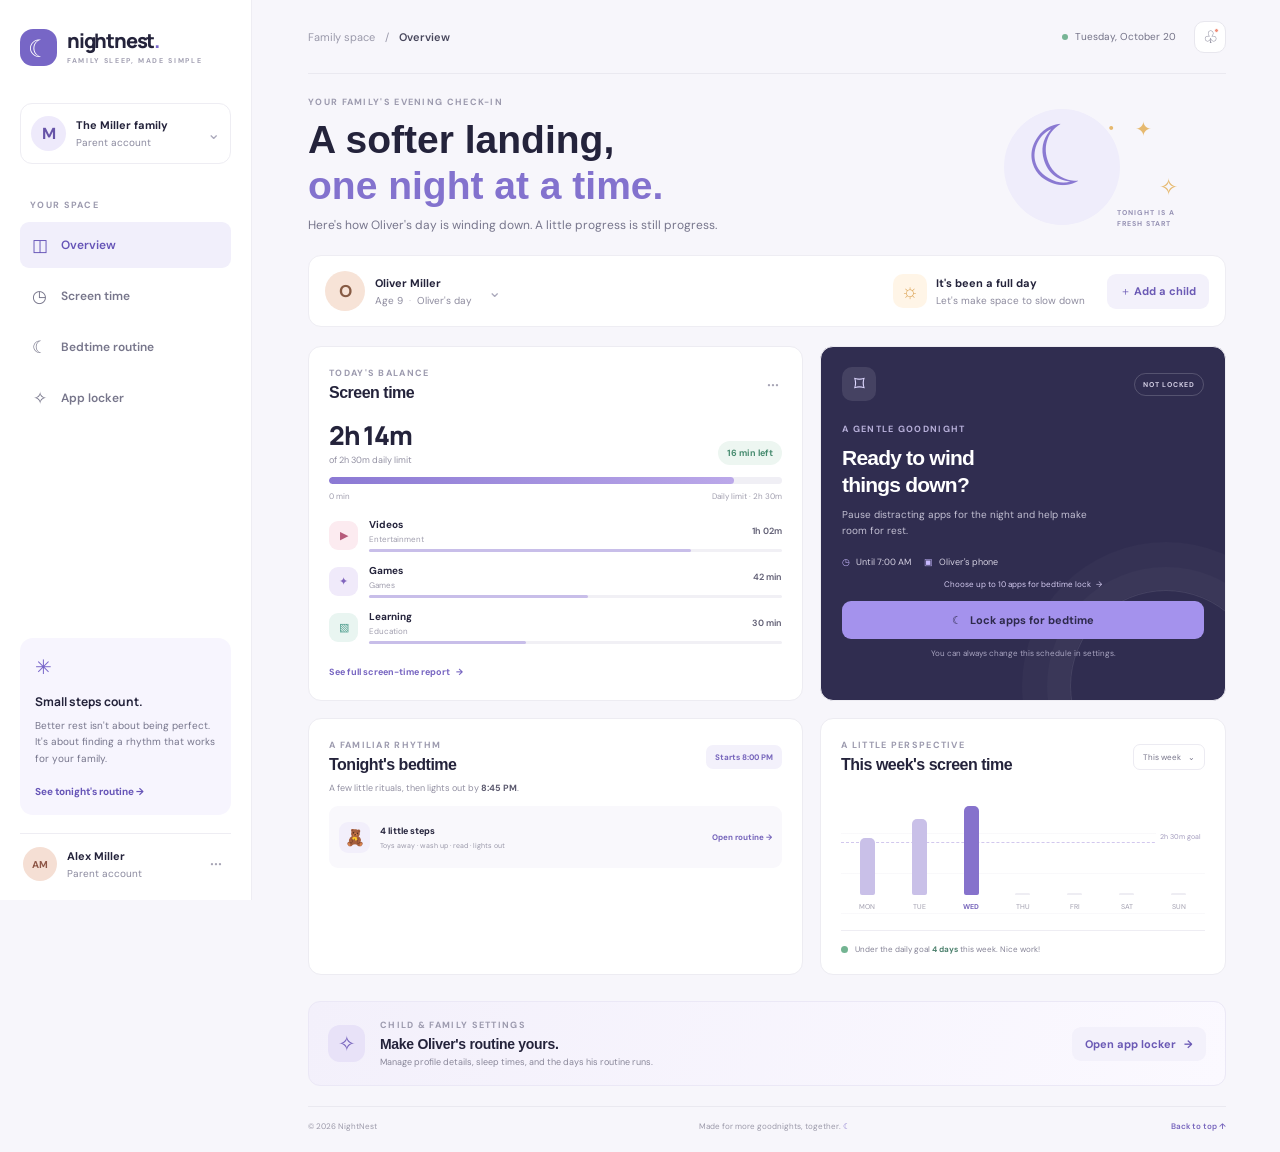
<file: NightNest/index.html>
<!doctype html>
<html lang="en">
  <head>
    <meta charset="utf-8">
    <meta name="viewport" content="width=device-width, initial-scale=1">
    <meta name="description" content="A calmer bedtime starts with a little balance. Meet NightNest, the family sleep and screen-time companion.">
    <meta name="theme-color" content="#f7f6fb">
    <title>NightNest — A softer landing at bedtime</title>
    <link rel="preconnect" href="https://fonts.googleapis.com">
    <link rel="preconnect" href="https://fonts.gstatic.com" crossorigin>
    <link href="https://fonts.googleapis.com/css2?family=DM+Sans:wght@400;500;600;700&family=Manrope:wght@400;500;600;700;800&display=swap" rel="stylesheet">
    <link rel="stylesheet" href="styles.css">
  </head>
  <body>
    <div class="app-shell">
      <aside class="sidebar">
        <a class="brand" href="index.html" aria-label="NightNest home">
          <span class="brand-icon" aria-hidden="true">☾</span>
          <span>nightnest<span class="brand-period">.</span><small>FAMILY SLEEP, MADE SIMPLE</small></span>
        </a>

        <div class="family-switcher">
          <span class="family-avatar" aria-hidden="true">M</span>
          <span class="family-name"><strong>The Miller family</strong><small>Parent account</small></span>
          <span class="switcher-arrow" aria-hidden="true">⌄</span>
        </div>

        <p class="nav-label">YOUR SPACE</p>
        <nav class="side-nav" aria-label="Main navigation">
          <a class="side-link active" href="index.html" aria-current="page"><span aria-hidden="true">◫</span> Overview</a>
          <a class="side-link" href="screen-time.html"><span aria-hidden="true">◷</span> Screen time</a>
          <a class="side-link" href="bedtime.html"><span aria-hidden="true">☾</span> Bedtime routine</a>
          <a class="side-link" href="child-day.html"><span aria-hidden="true">✧</span> App locker</a>
        </nav>

        <div class="sidebar-bottom">
          <div class="help-card">
            <span class="help-spark" aria-hidden="true">✳</span>
            <strong>Small steps count.</strong>
            <p>Better rest isn't about being perfect. It's about finding a rhythm that works for your family.</p>
            <a href="bedtime.html">See tonight's routine <span aria-hidden="true">→</span></a>
          </div>
          <div class="account-row">
            <span class="parent-avatar" aria-hidden="true">AM</span>
            <span><strong>Alex Miller</strong><small>Parent account</small></span>
            <button class="more-button" type="button" aria-label="More account options">···</button>
          </div>
        </div>
      </aside>

      <main class="main-content" id="overview">
        <header class="topbar">
          <div class="breadcrumbs"><span>Family space</span><span aria-hidden="true">/</span><strong>Overview</strong></div>
          <div class="topbar-actions">
            <span class="today-label"><span class="online-dot"></span> Tuesday, October 20</span>
            <button class="icon-button notification-button" type="button" aria-label="Notifications">♧<span class="notification-dot"></span></button>
          </div>
        </header>

        <section class="welcome-row">
          <div>
            <p class="eyebrow">YOUR FAMILY'S EVENING CHECK-IN</p>
            <h1>A softer landing,<br><em>one night at a time.</em></h1>
            <p class="welcome-copy">Here's how Oliver's day is winding down. A little progress is still progress.</p>
          </div>
          <div class="moon-illustration" aria-hidden="true">
            <span class="moon">☾</span><span class="star star-one">✦</span><span class="star star-two">✧</span><span class="star star-three">·</span>
            <span class="moon-caption">TONIGHT IS A<br>FRESH START</span>
          </div>
        </section>

        <section class="child-bar" aria-label="Selected child">
          <div class="child-profile">
            <span class="child-avatar" aria-hidden="true">O</span>
            <span><strong>Oliver Miller</strong><small>Age 9 <span class="profile-divider">·</span> Oliver's day</small></span>
            <span class="profile-chevron" aria-hidden="true">⌄</span>
          </div>
          <div class="child-day">
            <span class="day-icon" aria-hidden="true">☼</span>
            <span><strong>It's been a full day</strong><small>Let's make space to slow down</small></span>
          </div>
          <button class="button button-light" type="button" id="add-child">＋ Add a child</button>
        </section>

        <div class="dashboard-grid">
          <section class="panel screen-panel" id="screen-time">
            <div class="panel-heading">
              <div><p class="eyebrow">TODAY'S BALANCE</p><h2>Screen time</h2></div>
              <button class="more-button panel-more" type="button" aria-label="Screen time options">···</button>
            </div>
            <div class="usage-summary">
              <div class="usage-number"><strong>2h 14m</strong><span>of 2h 30m daily limit</span></div>
              <span class="usage-pill">16 min left</span>
            </div>
            <div class="progress-track" role="progressbar" aria-label="Daily screen time used" aria-valuemin="0" aria-valuemax="150" aria-valuenow="134"><span></span></div>
            <div class="progress-labels"><span>0 min</span><span>Daily limit · 2h 30m</span></div>
            <div class="usage-apps">
              <div class="app-usage">
                <span class="app-icon video-icon" aria-hidden="true">▶</span>
                <span class="app-name"><strong>Videos</strong><small>Entertainment</small></span>
                <span class="app-time">1h 02m</span>
                <span class="app-meter"><i style="width: 78%"></i></span>
              </div>
              <div class="app-usage">
                <span class="app-icon game-icon" aria-hidden="true">✦</span>
                <span class="app-name"><strong>Games</strong><small>Games</small></span>
                <span class="app-time">42 min</span>
                <span class="app-meter"><i style="width: 53%"></i></span>
              </div>
              <div class="app-usage">
                <span class="app-icon learn-icon" aria-hidden="true">▧</span>
                <span class="app-name"><strong>Learning</strong><small>Education</small></span>
                <span class="app-time">30 min</span>
                <span class="app-meter"><i style="width: 38%"></i></span>
              </div>
            </div>
            <a class="inline-link" href="screen-time.html">See full screen-time report <span aria-hidden="true">→</span></a>
          </section>

          <section class="panel lock-panel">
            <div class="lock-topline"><span class="lock-icon" aria-hidden="true">⌑</span><span class="status-tag" id="lock-status">NOT LOCKED</span></div>
            <p class="eyebrow">A GENTLE GOODNIGHT</p>
            <h2>Ready to wind<br>things down?</h2>
            <p class="lock-copy">Pause distracting apps for the night and help make room for rest.</p>
            <div class="lock-details">
              <span><span aria-hidden="true">◷</span> Until 7:00 AM</span>
              <span><span aria-hidden="true">▣</span> Oliver's phone</span>
            </div>
            <a class="lock-apps-link" href="screen-time.html#app-limits">Choose up to 10 apps for bedtime lock <span aria-hidden="true">→</span></a>
            <button class="button button-primary lock-button" id="lock-button" type="button">
              <span aria-hidden="true">☾</span> Lock apps for bedtime
            </button>
            <p class="lock-note">You can always change this schedule in settings.</p>
          </section>

          <section class="panel routine-panel">
            <div class="panel-heading">
              <div><p class="eyebrow">A FAMILIAR RHYTHM</p><h2>Tonight's bedtime</h2></div>
              <span class="routine-time">Starts 8:00 PM</span>
            </div>
            <p class="routine-intro">A few little rituals, then lights out by <strong>8:45 PM</strong>.</p>
            <div class="routine-preview">
              <span class="preview-emoji" aria-hidden="true">🧸</span>
              <span><strong>4 little steps</strong><small>Toys away · wash up · read · lights out</small></span>
              <a class="text-button" href="bedtime.html">Open routine <span aria-hidden="true">→</span></a>
            </div>
          </section>

          <section class="panel week-panel" id="weekly">
            <div class="panel-heading">
              <div><p class="eyebrow">A LITTLE PERSPECTIVE</p><h2>This week's screen time</h2></div>
              <button class="period-button" type="button">This week <span aria-hidden="true">⌄</span></button>
            </div>
            <div class="week-chart" role="img" aria-label="Screen-time chart for Monday through Sunday, with a daily goal of two and a half hours">
              <div class="chart-goal"><span>2h 30m goal</span></div>
              <div class="chart-column"><span class="bar" style="height: 49%"></span><small>MON</small></div>
              <div class="chart-column"><span class="bar" style="height: 65%"></span><small>TUE</small></div>
              <div class="chart-column"><span class="bar today-bar" style="height: 76%"></span><small class="today-day">WED</small></div>
              <div class="chart-column"><span class="bar future-bar" style="height: 0%"></span><small>THU</small></div>
              <div class="chart-column"><span class="bar future-bar" style="height: 0%"></span><small>FRI</small></div>
              <div class="chart-column"><span class="bar future-bar" style="height: 0%"></span><small>SAT</small></div>
              <div class="chart-column"><span class="bar future-bar" style="height: 0%"></span><small>SUN</small></div>
            </div>
            <div class="week-summary"><span class="summary-dot"></span><span>Under the daily goal <strong>4 days</strong> this week. Nice work!</span></div>
          </section>
        </div>

        <section class="overview-upgrade">
          <div class="upgrade-spark" aria-hidden="true">✧</div>
          <div><p class="eyebrow">CHILD &amp; FAMILY SETTINGS</p><h2>Make Oliver's routine yours.</h2><p>Manage profile details, sleep times, and the days his routine runs.</p></div>
          <a class="button button-light" href="child-day.html">Open app locker <span aria-hidden="true">→</span></a>
        </section>

        <footer class="footer"><span>© 2026 NightNest</span><span>Made for more goodnights, together. <span aria-hidden="true">☾</span></span><a href="#overview">Back to top ↑</a></footer>
      </main>
    </div>
    <div class="toast" id="toast" role="status" aria-live="polite"></div>
    <script src="script.js"></script>
  </body>
</html>
</file>
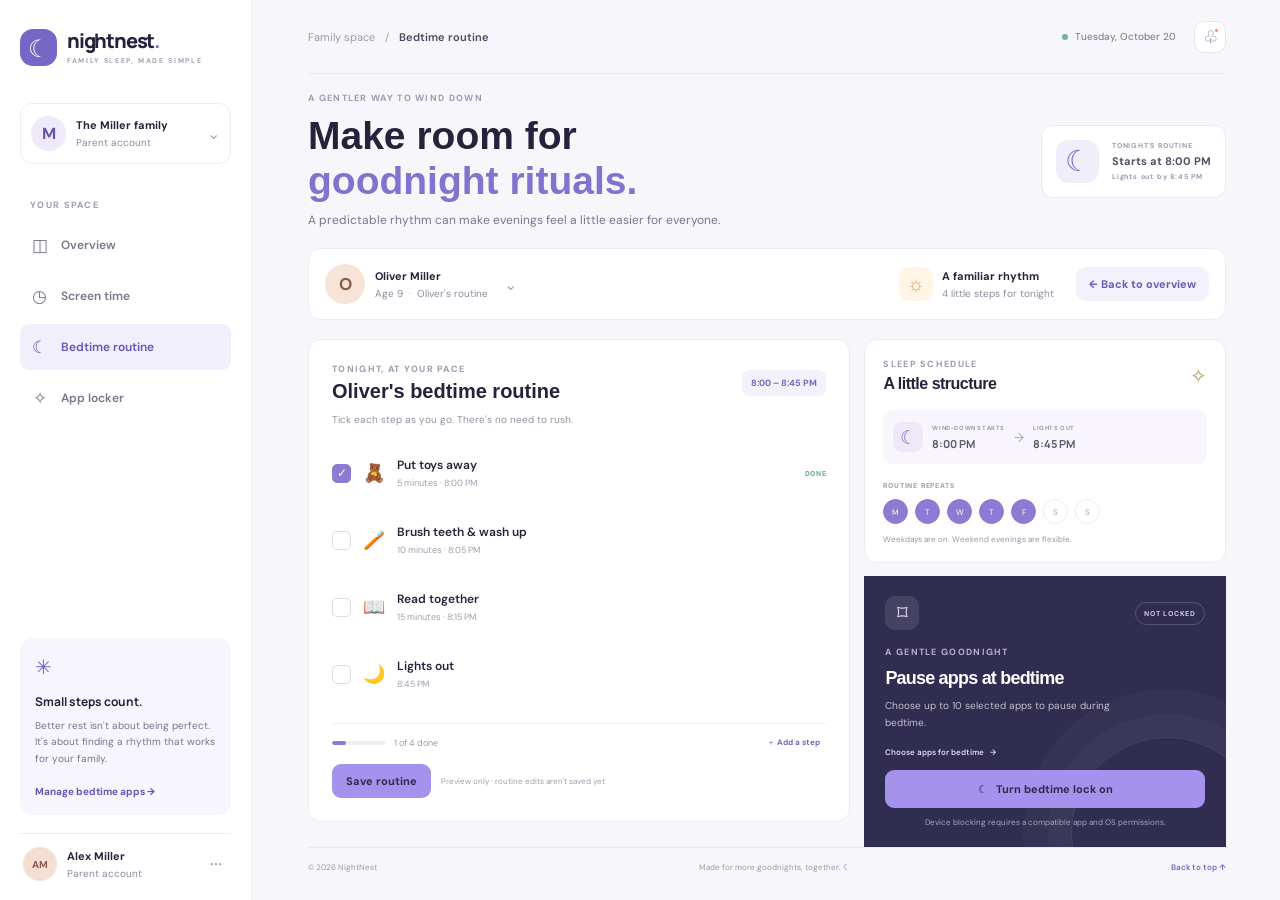
<file: NightNest/bedtime.html>
<!doctype html>
<html lang="en">
  <head>
    <meta charset="utf-8">
    <meta name="viewport" content="width=device-width, initial-scale=1">
    <meta name="description" content="Build a gentle evening rhythm with NightNest bedtime routines.">
    <meta name="theme-color" content="#f7f6fb">
    <title>Bedtime routine — NightNest</title>
    <link rel="preconnect" href="https://fonts.googleapis.com">
    <link rel="preconnect" href="https://fonts.gstatic.com" crossorigin>
    <link href="https://fonts.googleapis.com/css2?family=DM+Sans:wght@400;500;600;700&family=Manrope:wght@400;500;600;700;800&display=swap" rel="stylesheet">
    <link rel="stylesheet" href="styles.css">
  </head>
  <body>
    <div class="app-shell">
      <aside class="sidebar">
        <a class="brand" href="index.html" aria-label="NightNest home">
          <span class="brand-icon" aria-hidden="true">☾</span>
          <span>nightnest<span class="brand-period">.</span><small>FAMILY SLEEP, MADE SIMPLE</small></span>
        </a>
        <div class="family-switcher">
          <span class="family-avatar" aria-hidden="true">M</span>
          <span class="family-name"><strong>The Miller family</strong><small>Parent account</small></span>
          <span class="switcher-arrow" aria-hidden="true">⌄</span>
        </div>
        <p class="nav-label">YOUR SPACE</p>
        <nav class="side-nav" aria-label="Main navigation">
          <a class="side-link" href="index.html"><span aria-hidden="true">◫</span> Overview</a>
          <a class="side-link" href="screen-time.html"><span aria-hidden="true">◷</span> Screen time</a>
          <a class="side-link active" href="bedtime.html" aria-current="page"><span aria-hidden="true">☾</span> Bedtime routine</a>
          <a class="side-link" href="child-day.html"><span aria-hidden="true">✧</span> App locker</a>
        </nav>
        <div class="sidebar-bottom">
          <div class="help-card">
            <span class="help-spark" aria-hidden="true">✳</span>
            <strong>Small steps count.</strong>
            <p>Better rest isn't about being perfect. It's about finding a rhythm that works for your family.</p>
            <a href="screen-time.html#app-limits">Manage bedtime apps <span aria-hidden="true">→</span></a>
          </div>
          <div class="account-row">
            <span class="parent-avatar" aria-hidden="true">AM</span>
            <span><strong>Alex Miller</strong><small>Parent account</small></span>
            <button class="more-button" type="button" aria-label="More account options">···</button>
          </div>
        </div>
      </aside>

      <main class="main-content" id="top">
        <header class="topbar">
          <div class="breadcrumbs"><a href="index.html">Family space</a><span aria-hidden="true">/</span><strong>Bedtime routine</strong></div>
          <div class="topbar-actions">
            <span class="today-label"><span class="online-dot"></span> Tuesday, October 20</span>
            <button class="icon-button notification-button" type="button" aria-label="Notifications">♧<span class="notification-dot"></span></button>
          </div>
        </header>

        <section class="screen-time-heading bedtime-heading">
          <div>
            <p class="eyebrow">A GENTLER WAY TO WIND DOWN</p>
            <h1>Make room for<br><em>goodnight rituals.</em></h1>
            <p class="welcome-copy">A predictable rhythm can make evenings feel a little easier for everyone.</p>
          </div>
          <div class="bedtime-start-card">
            <span class="bedtime-start-moon" aria-hidden="true">☾</span>
            <span><small>TONIGHT'S ROUTINE</small><strong>Starts at 8:00 PM</strong><small>Lights out by 8:45 PM</small></span>
          </div>
        </section>

        <section class="child-bar" aria-label="Selected child">
          <div class="child-profile">
            <span class="child-avatar" aria-hidden="true">O</span>
            <span><strong>Oliver Miller</strong><small>Age 9 <span class="profile-divider">·</span> Oliver's routine</small></span>
            <span class="profile-chevron" aria-hidden="true">⌄</span>
          </div>
          <div class="child-day">
            <span class="day-icon" aria-hidden="true">☼</span>
            <span><strong>A familiar rhythm</strong><small>4 little steps for tonight</small></span>
          </div>
          <a class="button button-light" href="index.html">← Back to overview</a>
        </section>

        <div class="bedtime-page-grid">
          <section class="panel bedtime-checklist-panel">
            <div class="panel-heading">
              <div><p class="eyebrow">TONIGHT, AT YOUR PACE</p><h2>Oliver's bedtime routine</h2></div>
              <span class="routine-time">8:00 – 8:45 PM</span>
            </div>
            <p class="routine-intro">Tick each step as you go. There's no need to rush.</p>
            <div class="routine-list bedtime-routine-list">
              <label class="routine-item"><input type="checkbox" checked><span class="custom-check" aria-hidden="true">✓</span><span class="routine-emoji" aria-hidden="true">🧸</span><span class="routine-text"><strong>Put toys away</strong><small>5 minutes · 8:00 PM</small></span><span class="routine-complete">DONE</span></label>
              <label class="routine-item"><input type="checkbox"><span class="custom-check" aria-hidden="true">✓</span><span class="routine-emoji" aria-hidden="true">🪥</span><span class="routine-text"><strong>Brush teeth &amp; wash up</strong><small>10 minutes · 8:05 PM</small></span></label>
              <label class="routine-item"><input type="checkbox"><span class="custom-check" aria-hidden="true">✓</span><span class="routine-emoji" aria-hidden="true">📖</span><span class="routine-text"><strong>Read together</strong><small>15 minutes · 8:15 PM</small></span></label>
              <label class="routine-item"><input type="checkbox"><span class="custom-check" aria-hidden="true">✓</span><span class="routine-emoji" aria-hidden="true">🌙</span><span class="routine-text"><strong>Lights out</strong><small>8:45 PM</small></span></label>
            </div>
            <div class="routine-footer bedtime-progress-footer">
              <span class="routine-progress"><i></i></span>
              <span id="routine-count">1 of 4 done</span>
              <button class="text-button" type="button" id="add-routine-step">＋ Add a step</button>
            </div>
            <div class="bedtime-checklist-actions">
              <button class="button button-primary" type="button" id="save-routine">Save routine</button>
              <span>Preview only · routine edits aren't saved yet</span>
            </div>
          </section>

          <div class="bedtime-side-stack">
            <section class="panel schedule-panel">
              <div class="panel-heading">
                <div><p class="eyebrow">SLEEP SCHEDULE</p><h2>A little structure</h2></div>
                <span class="schedule-spark" aria-hidden="true">✧</span>
              </div>
              <div class="schedule-time-row"><span class="schedule-clock" aria-hidden="true">☾</span><span><small>WIND-DOWN STARTS</small><strong>8:00 PM</strong></span><span class="schedule-arrow">→</span><span><small>LIGHTS OUT</small><strong>8:45 PM</strong></span></div>
              <p class="schedule-days-label">ROUTINE REPEATS</p>
              <div class="weekday-list" aria-label="Routine days">
                <span class="weekday active">M</span><span class="weekday active">T</span><span class="weekday active">W</span><span class="weekday active">T</span><span class="weekday active">F</span><span class="weekday">S</span><span class="weekday">S</span>
              </div>
              <p class="schedule-note">Weekdays are on. Weekend evenings are flexible.</p>
            </section>

            <section class="lock-panel bedtime-lock-panel">
              <div class="lock-topline"><span class="lock-icon" aria-hidden="true">⌑</span><span class="status-tag" id="bedtime-lock-status">NOT LOCKED</span></div>
              <p class="eyebrow">A GENTLE GOODNIGHT</p>
              <h2>Pause apps at bedtime</h2>
              <p class="lock-copy">Choose up to 10 selected apps to pause during bedtime.</p>
              <a class="bedtime-app-link" href="screen-time.html#app-limits">Choose apps for bedtime <span aria-hidden="true">→</span></a>
              <button class="button button-primary lock-button" id="bedtime-lock-button" type="button"><span aria-hidden="true">☾</span> Turn bedtime lock on</button>
              <p class="lock-note">Device blocking requires a compatible app and OS permissions.</p>
            </section>
          </div>
        </div>

        <footer class="footer"><span>© 2026 NightNest</span><span>Made for more goodnights, together. <span aria-hidden="true">☾</span></span><a href="#top">Back to top ↑</a></footer>
      </main>
    </div>
    <div class="toast" id="toast" role="status" aria-live="polite"></div>
    <script src="bedtime.js"></script>
  </body>
</html>
</file>
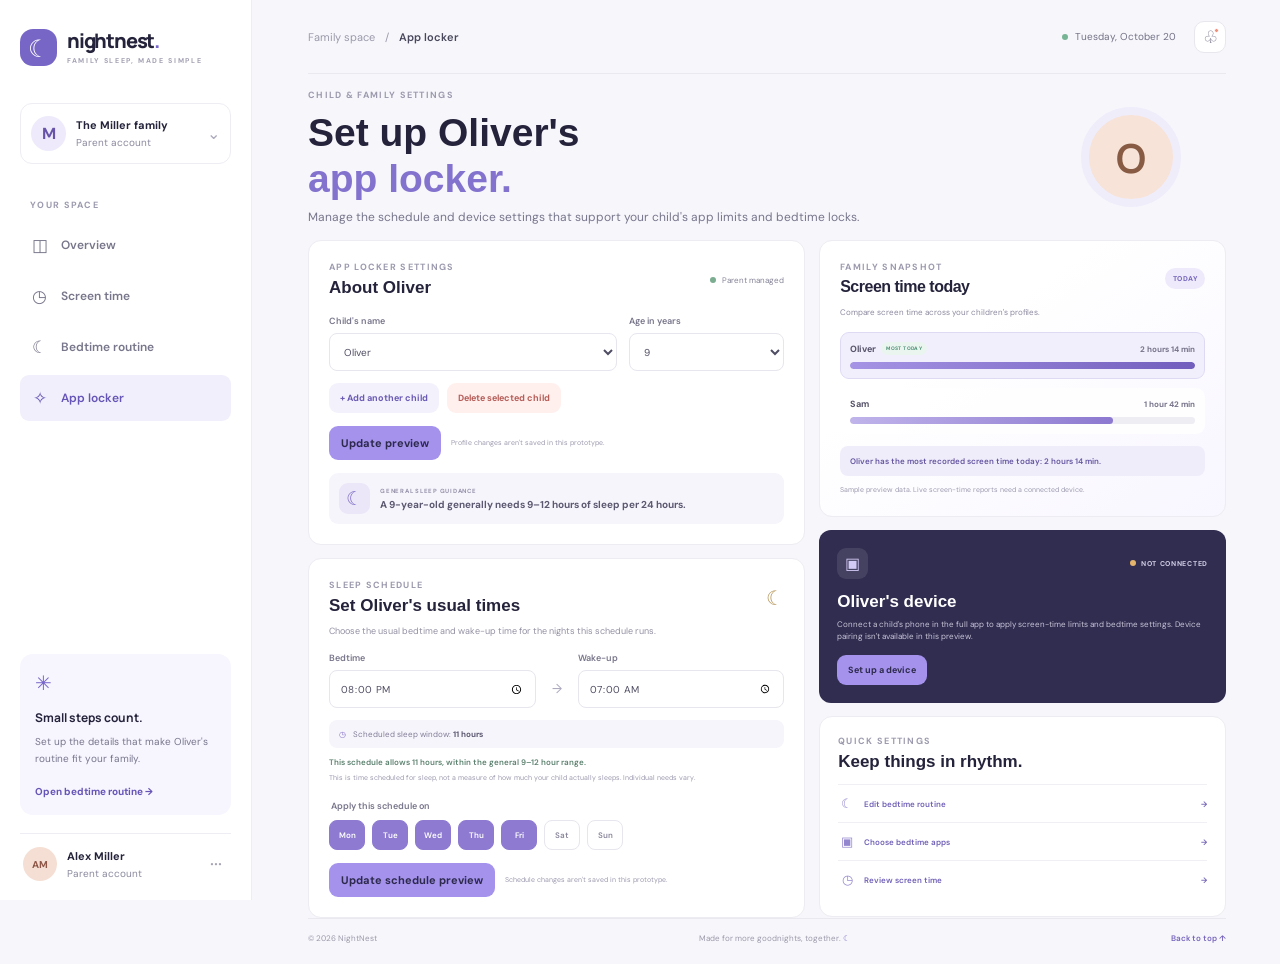
<file: NightNest/child-day.html>
<!doctype html>
<html lang="en">
  <head>
    <meta charset="utf-8">
    <meta name="viewport" content="width=device-width, initial-scale=1">
    <meta name="description" content="Set up your child's app locker, sleep schedule, and bedtime settings.">
    <meta name="theme-color" content="#f7f6fb">
    <title>App locker — NightNest</title>
    <link rel="preconnect" href="https://fonts.googleapis.com">
    <link rel="preconnect" href="https://fonts.gstatic.com" crossorigin>
    <link href="https://fonts.googleapis.com/css2?family=DM+Sans:wght@400;500;600;700&family=Manrope:wght@400;500;600;700;800&display=swap" rel="stylesheet">
    <link rel="stylesheet" href="styles.css">
  </head>
  <body>
    <div class="app-shell">
      <aside class="sidebar">
        <a class="brand" href="index.html" aria-label="NightNest home">
          <span class="brand-icon" aria-hidden="true">☾</span>
          <span>nightnest<span class="brand-period">.</span><small>FAMILY SLEEP, MADE SIMPLE</small></span>
        </a>
        <div class="family-switcher">
          <span class="family-avatar" aria-hidden="true">M</span>
          <span class="family-name"><strong>The Miller family</strong><small>Parent account</small></span>
          <span class="switcher-arrow" aria-hidden="true">⌄</span>
        </div>
        <p class="nav-label">YOUR SPACE</p>
        <nav class="side-nav" aria-label="Main navigation">
          <a class="side-link" href="index.html"><span aria-hidden="true">◫</span> Overview</a>
          <a class="side-link" href="screen-time.html"><span aria-hidden="true">◷</span> Screen time</a>
          <a class="side-link" href="bedtime.html"><span aria-hidden="true">☾</span> Bedtime routine</a>
          <a class="side-link active" href="child-day.html" aria-current="page"><span aria-hidden="true">✧</span> App locker</a>
        </nav>
        <div class="sidebar-bottom">
          <div class="help-card">
            <span class="help-spark" aria-hidden="true">✳</span>
            <strong>Small steps count.</strong>
            <p>Set up the details that make <span id="profile-help-name">Oliver's</span> routine fit your family.</p>
            <a href="bedtime.html">Open bedtime routine <span aria-hidden="true">→</span></a>
          </div>
          <div class="account-row">
            <span class="parent-avatar" aria-hidden="true">AM</span>
            <span><strong>Alex Miller</strong><small>Parent account</small></span>
            <button class="more-button" type="button" aria-label="More account options">···</button>
          </div>
        </div>
      </aside>

      <main class="main-content" id="top">
        <header class="topbar">
          <div class="breadcrumbs"><a href="index.html">Family space</a><span aria-hidden="true">/</span><strong>App locker</strong></div>
          <div class="topbar-actions">
            <span class="today-label"><span class="online-dot"></span> Tuesday, October 20</span>
            <button class="icon-button notification-button" type="button" aria-label="Notifications">♧<span class="notification-dot"></span></button>
          </div>
        </header>

        <section class="child-profile-heading">
          <div>
            <p class="eyebrow">CHILD &amp; FAMILY SETTINGS</p>
            <h1>Set up <span id="profile-name-display">Oliver's</span><br><em>app locker.</em></h1>
            <p class="welcome-copy">Manage the schedule and device settings that support your child's app limits and bedtime locks.</p>
          </div>
          <span class="profile-hero-avatar" id="profile-avatar-initial" aria-hidden="true">O</span>
        </section>

        <div class="profile-settings-grid">
          <div class="profile-settings-main">
            <section class="panel profile-details-panel">
              <div class="panel-heading">
                <div><p class="eyebrow">APP LOCKER SETTINGS</p><h2>About <span id="profile-about-name">Oliver</span></h2></div>
                <span class="profile-status"><i></i> Parent managed</span>
              </div>
              <form id="profile-form">
                <div class="profile-form-fields">
                  <div class="field">
                    <label for="child-name">Child's name</label>
                    <select id="child-name" name="name">
                      <option value="oliver" selected>Oliver</option>
                      <option value="sam">Sam</option>
                    </select>
                  </div>
                  <div class="field">
                    <label for="child-age">Age in years</label>
                    <select id="child-age" name="age" required>
                      <option value="1">1</option><option value="2">2</option><option value="3">3</option>
                      <option value="4">4</option><option value="5">5</option><option value="6">6</option>
                      <option value="7">7</option><option value="8">8</option><option value="9" selected>9</option>
                      <option value="10">10</option><option value="11">11</option><option value="12">12</option>
                      <option value="13">13</option><option value="14">14</option><option value="15">15</option>
                      <option value="16">16</option><option value="17">17</option><option value="18">18</option>
                    </select>
                  </div>
                </div>
                <div class="profile-child-actions">
                  <button class="button button-light" id="show-add-child" type="button" aria-controls="add-child-panel" aria-expanded="false">+ Add another child</button>
                  <button class="button button-danger" id="delete-child" type="button" title="At least one child profile must remain">Delete selected child</button>
                </div>
                <div class="add-child-panel" id="add-child-panel" hidden>
                  <p>Add a name and age to create another child profile in this preview.</p>
                  <div class="profile-form-fields">
                    <div class="field">
                      <label for="new-child-name">Child's name</label>
                      <input id="new-child-name" type="text" autocomplete="off">
                    </div>
                    <div class="field">
                      <label for="new-child-age">Age in years</label>
                      <input id="new-child-age" type="number" min="1" max="18" value="9">
                    </div>
                  </div>
                  <div class="add-child-actions">
                    <button class="button button-primary" id="add-child-submit" type="button">Add child</button>
                    <button class="button button-light" id="cancel-add-child" type="button">Cancel</button>
                  </div>
                </div>
                <div class="profile-save-row">
                  <button class="button button-primary" type="submit">Update preview</button>
                  <span>Profile changes aren't saved in this prototype.</span>
                </div>
                <div class="age-sleep-guidance" aria-live="polite">
                  <span class="guidance-moon" aria-hidden="true">☾</span>
                  <span><small>GENERAL SLEEP GUIDANCE</small><strong id="recommended-sleep-range">A 9-year-old generally needs 9–12 hours of sleep per 24 hours.</strong></span>
                </div>
              </form>
            </section>

            <section class="panel profile-schedule-panel">
              <div class="panel-heading">
                <div><p class="eyebrow">SLEEP SCHEDULE</p><h2>Set <span id="profile-schedule-name">Oliver's</span> usual times</h2></div>
                <span class="schedule-spark" aria-hidden="true">☾</span>
              </div>
              <p class="routine-intro">Choose the usual bedtime and wake-up time for the nights this schedule runs.</p>
              <form id="schedule-form">
                <div class="schedule-time-fields">
                  <div class="field">
                    <label for="bedtime-time">Bedtime</label>
                    <input id="bedtime-time" name="bedtime" type="time" value="20:00" required>
                  </div>
                  <span class="schedule-arrow" aria-hidden="true">→</span>
                  <div class="field">
                    <label for="wake-time">Wake-up</label>
                    <input id="wake-time" name="wakeTime" type="time" value="07:00" required>
                  </div>
                </div>
                <div class="sleep-window-note"><span aria-hidden="true">◷</span> Scheduled sleep window: <strong id="sleep-window-duration">11 hours</strong></div>
                <p class="sleep-window-assessment" id="sleep-window-assessment" aria-live="polite">Within the general sleep range for this age.</p>
                <p class="sleep-window-disclaimer">This is time scheduled for sleep, not a measure of how much your child actually sleeps. Individual needs vary.</p>
                <fieldset class="profile-days">
                  <legend>Apply this schedule on</legend>
                  <label><input type="checkbox" checked><span>Mon</span></label>
                  <label><input type="checkbox" checked><span>Tue</span></label>
                  <label><input type="checkbox" checked><span>Wed</span></label>
                  <label><input type="checkbox" checked><span>Thu</span></label>
                  <label><input type="checkbox" checked><span>Fri</span></label>
                  <label><input type="checkbox"><span>Sat</span></label>
                  <label><input type="checkbox"><span>Sun</span></label>
                </fieldset>
                <div class="profile-save-row">
                  <button class="button button-primary" type="submit">Update schedule preview</button>
                  <span>Schedule changes aren't saved in this prototype.</span>
                </div>
              </form>
            </section>
          </div>

          <aside class="profile-settings-side">
            <section class="panel family-usage-panel" aria-labelledby="family-usage-title">
              <div class="panel-heading">
                <div><p class="eyebrow">FAMILY SNAPSHOT</p><h2 id="family-usage-title">Screen time today</h2></div>
                <span class="family-usage-period">TODAY</span>
              </div>
              <p class="family-usage-intro">Compare screen time across your children's profiles.</p>
              <div class="family-usage-list" id="family-usage-list" role="list" aria-label="Screen time today by child"></div>
              <p class="family-usage-winner" id="family-usage-winner" aria-live="polite"></p>
              <p class="family-usage-note">Sample preview data. Live screen-time reports need a connected device.</p>
            </section>
            <section class="device-setup-panel">
              <div class="device-card-top">
                <span class="device-card-icon" aria-hidden="true">▣</span>
                <span class="device-status"><i></i> NOT CONNECTED</span>
              </div>
              <h2><span id="profile-device-name">Oliver's</span> device</h2>
              <p>Connect a child's phone in the full app to apply screen-time limits and bedtime settings. Device pairing isn't available in this preview.</p>
              <button class="button device-setup-button" type="button" id="device-setup">Set up a device</button>
            </section>

            <section class="panel profile-shortcuts">
              <p class="eyebrow">QUICK SETTINGS</p>
              <h2>Keep things in rhythm.</h2>
              <a href="bedtime.html"><span aria-hidden="true">☾</span> Edit bedtime routine <span aria-hidden="true">→</span></a>
              <a href="screen-time.html#app-limits"><span aria-hidden="true">▣</span> Choose bedtime apps <span aria-hidden="true">→</span></a>
              <a href="screen-time.html"><span aria-hidden="true">◷</span> Review screen time <span aria-hidden="true">→</span></a>
            </section>
          </aside>
        </div>

        <footer class="footer"><span>© 2026 NightNest</span><span>Made for more goodnights, together. <span aria-hidden="true">☾</span></span><a href="#top">Back to top ↑</a></footer>
      </main>
    </div>
    <div class="toast" id="toast" role="status" aria-live="polite"></div>
    <script src="child-profile.js"></script>
  </body>
</html>
</file>
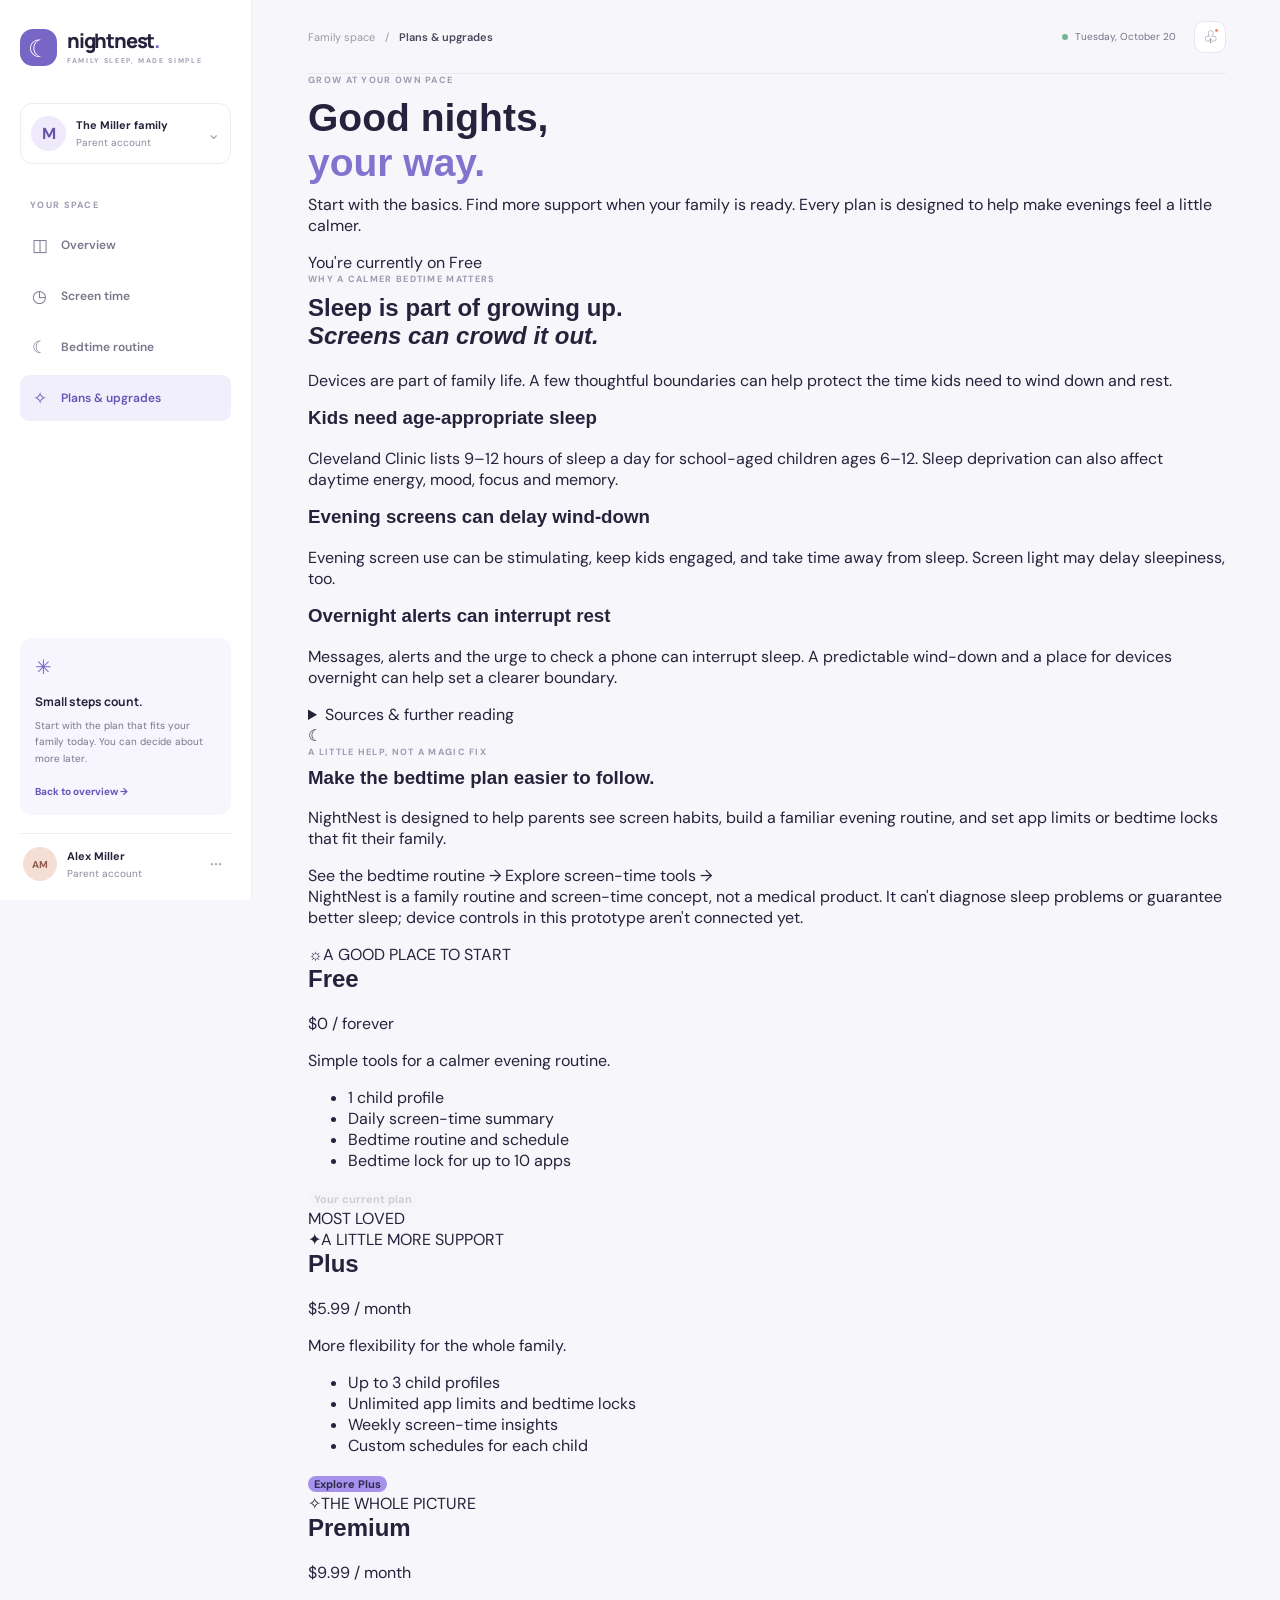
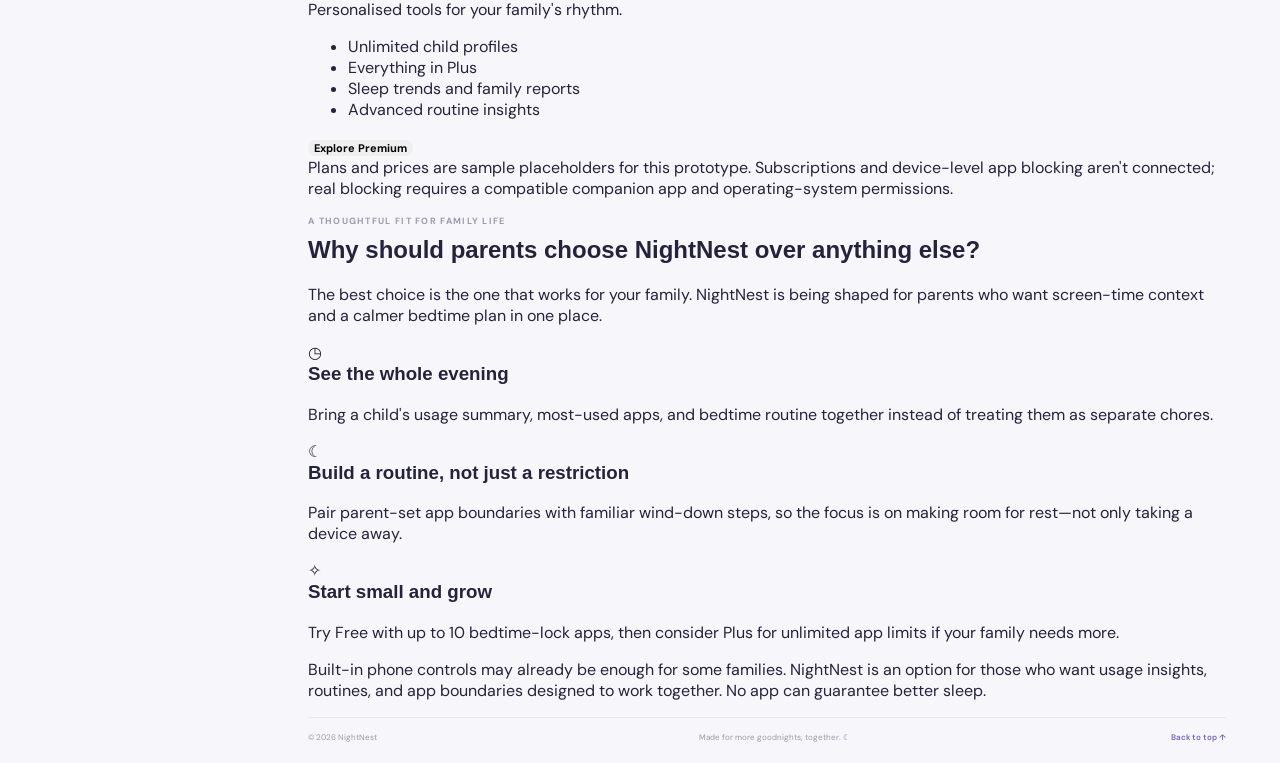
<file: NightNest/plans.html>
<!doctype html>
<html lang="en">
  <head>
    <meta charset="utf-8">
    <meta name="viewport" content="width=device-width, initial-scale=1">
    <meta name="description" content="Compare NightNest Free, Plus, and Premium family sleep and screen-time plans.">
    <meta name="theme-color" content="#f7f6fb">
    <title>Plans &amp; upgrades — NightNest</title>
    <link rel="preconnect" href="https://fonts.googleapis.com">
    <link rel="preconnect" href="https://fonts.gstatic.com" crossorigin>
    <link href="https://fonts.googleapis.com/css2?family=DM+Sans:wght@400;500;600;700&family=Manrope:wght@400;500;600;700;800&display=swap" rel="stylesheet">
    <link rel="stylesheet" href="styles.css">
  </head>
  <body>
    <div class="app-shell">
      <aside class="sidebar">
        <a class="brand" href="index.html" aria-label="NightNest home">
          <span class="brand-icon" aria-hidden="true">☾</span>
          <span>nightnest<span class="brand-period">.</span><small>FAMILY SLEEP, MADE SIMPLE</small></span>
        </a>
        <div class="family-switcher">
          <span class="family-avatar" aria-hidden="true">M</span>
          <span class="family-name"><strong>The Miller family</strong><small>Parent account</small></span>
          <span class="switcher-arrow" aria-hidden="true">⌄</span>
        </div>
        <p class="nav-label">YOUR SPACE</p>
        <nav class="side-nav" aria-label="Main navigation">
          <a class="side-link" href="index.html"><span aria-hidden="true">◫</span> Overview</a>
          <a class="side-link" href="screen-time.html"><span aria-hidden="true">◷</span> Screen time</a>
          <a class="side-link" href="bedtime.html"><span aria-hidden="true">☾</span> Bedtime routine</a>
          <a class="side-link active" href="plans.html" aria-current="page"><span aria-hidden="true">✧</span> Plans &amp; upgrades</a>
        </nav>
        <div class="sidebar-bottom">
          <div class="help-card">
            <span class="help-spark" aria-hidden="true">✳</span>
            <strong>Small steps count.</strong>
            <p>Start with the plan that fits your family today. You can decide about more later.</p>
            <a href="index.html">Back to overview <span aria-hidden="true">→</span></a>
          </div>
          <div class="account-row">
            <span class="parent-avatar" aria-hidden="true">AM</span>
            <span><strong>Alex Miller</strong><small>Parent account</small></span>
            <button class="more-button" type="button" aria-label="More account options">···</button>
          </div>
        </div>
      </aside>

      <main class="main-content" id="top">
        <header class="topbar">
          <div class="breadcrumbs"><a href="index.html">Family space</a><span aria-hidden="true">/</span><strong>Plans &amp; upgrades</strong></div>
          <div class="topbar-actions">
            <span class="today-label"><span class="online-dot"></span> Tuesday, October 20</span>
            <button class="icon-button notification-button" type="button" aria-label="Notifications">♧<span class="notification-dot"></span></button>
          </div>
        </header>

        <section class="plans-page-heading">
          <p class="eyebrow">GROW AT YOUR OWN PACE</p>
          <h1>Good nights,<br><em>your way.</em></h1>
          <p>Start with the basics. Find more support when your family is ready. Every plan is designed to help make evenings feel a little calmer.</p>
          <span class="current-plan-chip"><span></span> You're currently on Free</span>
        </section>

        <section class="sleep-story" aria-labelledby="sleep-story-title">
          <div class="sleep-story-intro">
            <p class="eyebrow">WHY A CALMER BEDTIME MATTERS</p>
            <h2 id="sleep-story-title">Sleep is part of growing up.<br><em>Screens can crowd it out.</em></h2>
            <p>Devices are part of family life. A few thoughtful boundaries can help protect the time kids need to wind down and rest.</p>
          </div>
          <div class="sleep-facts-grid">
            <article class="sleep-fact-card">
              <h3>Kids need age-appropriate sleep</h3>
              <p>Cleveland Clinic lists 9–12 hours of sleep a day for school-aged children ages 6–12. Sleep deprivation can also affect daytime energy, mood, focus and memory.</p>
            </article>
            <article class="sleep-fact-card">
              <h3>Evening screens can delay wind-down</h3>
              <p>Evening screen use can be stimulating, keep kids engaged, and take time away from sleep. Screen light may delay sleepiness, too.</p>
            </article>
            <article class="sleep-fact-card">
              <h3>Overnight alerts can interrupt rest</h3>
              <p>Messages, alerts and the urge to check a phone can interrupt sleep. A predictable wind-down and a place for devices overnight can help set a clearer boundary.</p>
            </article>
          </div>
          <details class="sleep-sources">
            <summary>Sources &amp; further reading</summary>
            <ul>
              <li><a href="https://my.clevelandclinic.org/health/diseases/23970-sleep-deprivation" target="_blank" rel="noopener noreferrer">Cleveland Clinic · Sleep Deprivation <span aria-hidden="true">↗</span></a></li>
              <li><a href="https://raisingchildren.net.au/preschoolers/media-technology/screen-time-healthy-screen-use/screen-time-sleep" target="_blank" rel="noopener noreferrer">Raising Children Network · Screen time and sleep <span aria-hidden="true">↗</span></a></li>
              <li><a href="https://www.uvpediatrics.com/topics/tired-all-the-time-how-smartphones-and-social-media-are-disrupting-teen-sleep/" target="_blank" rel="noopener noreferrer">Utah Valley Pediatrics · Teen sleep and smartphones <span aria-hidden="true">↗</span></a></li>
            </ul>
          </details>
          <div class="sleep-product-bridge">
            <span class="sleep-bridge-icon" aria-hidden="true">☾</span>
            <div class="sleep-bridge-copy">
              <p class="eyebrow">A LITTLE HELP, NOT A MAGIC FIX</p>
              <h3>Make the bedtime plan easier to follow.</h3>
              <p>NightNest is designed to help parents see screen habits, build a familiar evening routine, and set app limits or bedtime locks that fit their family.</p>
            </div>
            <div class="sleep-bridge-links">
              <a href="bedtime.html">See the bedtime routine <span aria-hidden="true">→</span></a>
              <a href="screen-time.html">Explore screen-time tools <span aria-hidden="true">→</span></a>
            </div>
          </div>
          <p class="sleep-story-disclaimer">NightNest is a family routine and screen-time concept, not a medical product. It can't diagnose sleep problems or guarantee better sleep; device controls in this prototype aren't connected yet.</p>
        </section>

        <section class="plans-section plans-page-section" aria-label="NightNest subscription plans">
          <div class="plan-grid">
            <article class="plan-card">
              <div class="plan-heading"><span class="plan-symbol free-symbol">☼</span><span class="plan-label">A GOOD PLACE TO START</span></div>
              <h2>Free</h2><p class="plan-price">$0 <span>/ forever</span></p>
              <p class="plan-description">Simple tools for a calmer evening routine.</p>
              <ul>
                <li>1 child profile</li>
                <li>Daily screen-time summary</li>
                <li>Bedtime routine and schedule</li>
                <li>Bedtime lock for up to 10 apps</li>
              </ul>
              <button class="button plan-button current-plan" type="button" disabled>Your current plan</button>
            </article>
            <article class="plan-card featured-plan">
              <span class="popular-badge">MOST LOVED</span>
              <div class="plan-heading"><span class="plan-symbol plus-symbol">✦</span><span class="plan-label">A LITTLE MORE SUPPORT</span></div>
              <h2>Plus</h2><p class="plan-price">$5.99 <span>/ month</span></p>
              <p class="plan-description">More flexibility for the whole family.</p>
              <ul>
                <li>Up to 3 child profiles</li>
                <li>Unlimited app limits and bedtime locks</li>
                <li>Weekly screen-time insights</li>
                <li>Custom schedules for each child</li>
              </ul>
              <button class="button button-primary plan-button" type="button" data-plan="Plus">Explore Plus</button>
            </article>
            <article class="plan-card">
              <div class="plan-heading"><span class="plan-symbol premium-symbol">✧</span><span class="plan-label">THE WHOLE PICTURE</span></div>
              <h2>Premium</h2><p class="plan-price">$9.99 <span>/ month</span></p>
              <p class="plan-description">Personalised tools for your family's rhythm.</p>
              <ul>
                <li>Unlimited child profiles</li>
                <li>Everything in Plus</li>
                <li>Sleep trends and family reports</li>
                <li>Advanced routine insights</li>
              </ul>
              <button class="button plan-button" type="button" data-plan="Premium">Explore Premium</button>
            </article>
          </div>
          <p class="plan-disclaimer">Plans and prices are sample placeholders for this prototype. Subscriptions and device-level app blocking aren't connected; real blocking requires a compatible companion app and operating-system permissions.</p>
        </section>

        <section class="why-nightnest">
          <p class="eyebrow">A THOUGHTFUL FIT FOR FAMILY LIFE</p>
          <h2>Why should parents choose NightNest over anything else?</h2>
          <p class="why-nightnest-intro">The best choice is the one that works for your family. NightNest is being shaped for parents who want screen-time context and a calmer bedtime plan in one place.</p>
          <div class="why-nightnest-grid">
            <article>
              <span aria-hidden="true">◷</span>
              <h3>See the whole evening</h3>
              <p>Bring a child's usage summary, most-used apps, and bedtime routine together instead of treating them as separate chores.</p>
            </article>
            <article>
              <span aria-hidden="true">☾</span>
              <h3>Build a routine, not just a restriction</h3>
              <p>Pair parent-set app boundaries with familiar wind-down steps, so the focus is on making room for rest—not only taking a device away.</p>
            </article>
            <article>
              <span aria-hidden="true">✧</span>
              <h3>Start small and grow</h3>
              <p>Try Free with up to 10 bedtime-lock apps, then consider Plus for unlimited app limits if your family needs more.</p>
            </article>
          </div>
          <p class="why-nightnest-note">Built-in phone controls may already be enough for some families. NightNest is an option for those who want usage insights, routines, and app boundaries designed to work together. No app can guarantee better sleep.</p>
        </section>

        <footer class="footer"><span>© 2026 NightNest</span><span>Made for more goodnights, together. <span aria-hidden="true">☾</span></span><a href="#top">Back to top ↑</a></footer>
      </main>
    </div>
    <div class="toast" id="toast" role="status" aria-live="polite"></div>
    <script src="plans.js"></script>
  </body>
</html>
</file>
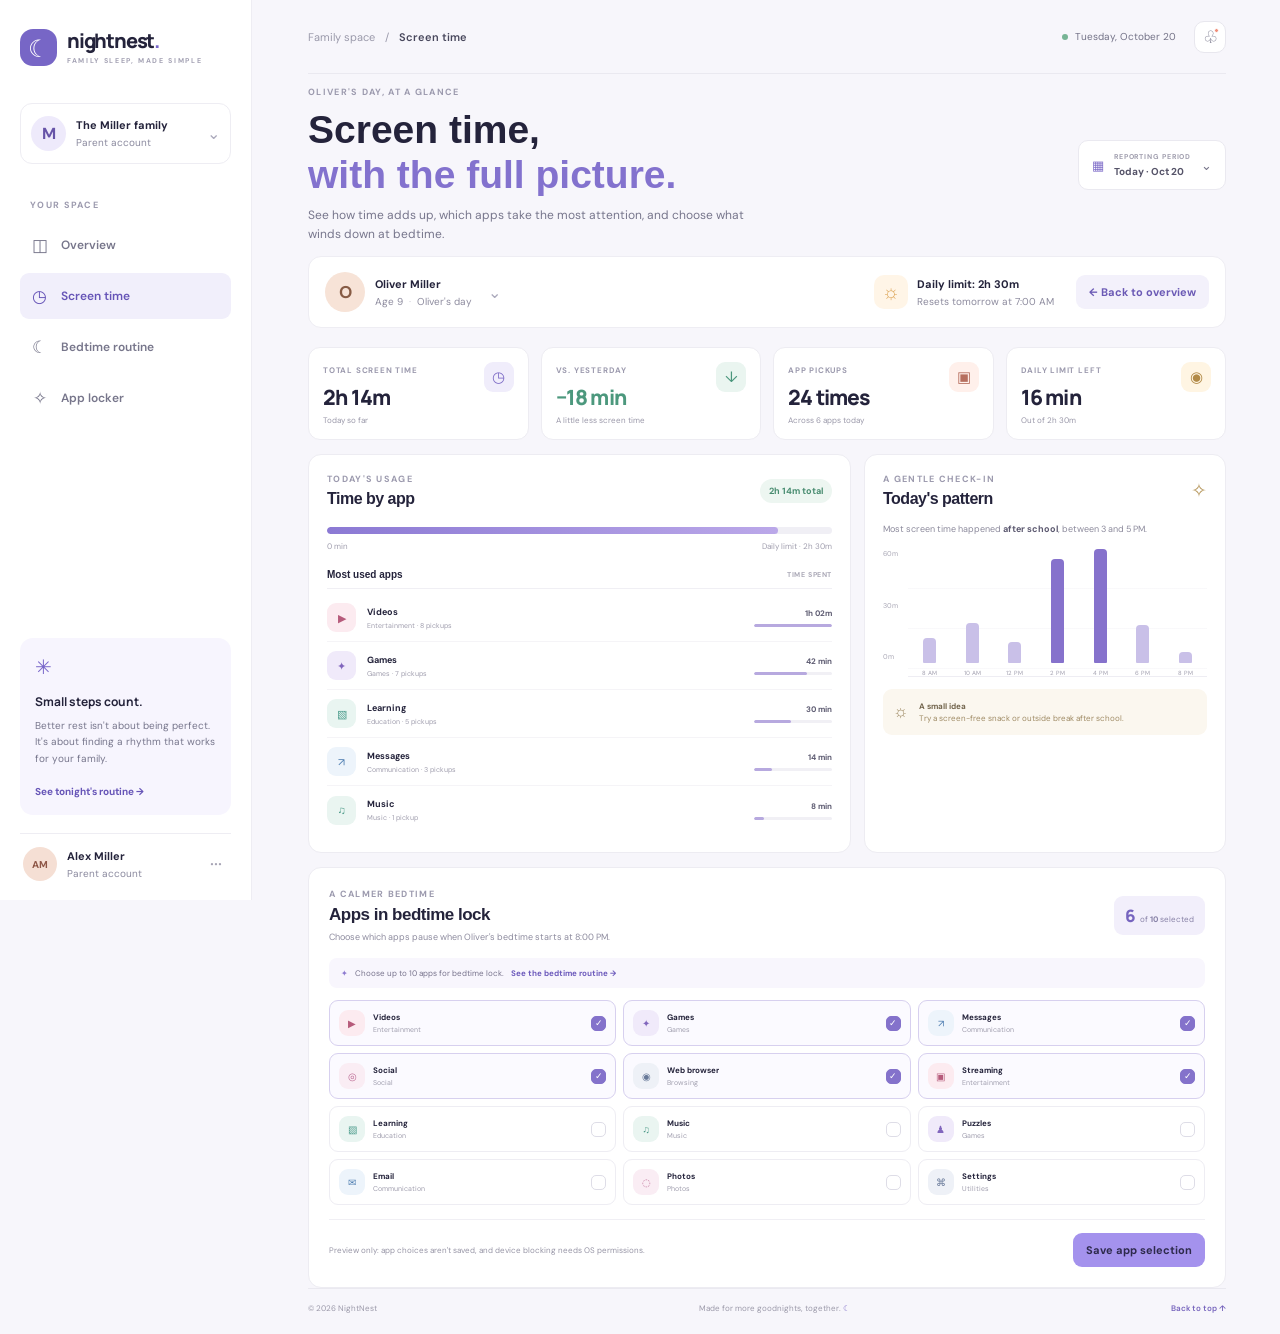
<file: NightNest/screen-time.html>
<!doctype html>
<html lang="en">
  <head>
    <meta charset="utf-8">
    <meta name="viewport" content="width=device-width, initial-scale=1">
    <meta name="description" content="See your child's screen-time trends, most-used apps, and bedtime app limits with NightNest.">
    <meta name="theme-color" content="#f7f6fb">
    <title>Screen time — NightNest</title>
    <link rel="preconnect" href="https://fonts.googleapis.com">
    <link rel="preconnect" href="https://fonts.gstatic.com" crossorigin>
    <link href="https://fonts.googleapis.com/css2?family=DM+Sans:wght@400;500;600;700&family=Manrope:wght@400;500;600;700;800&display=swap" rel="stylesheet">
    <link rel="stylesheet" href="styles.css">
  </head>
  <body>
    <div class="app-shell">
      <aside class="sidebar">
        <a class="brand" href="index.html" aria-label="NightNest home">
          <span class="brand-icon" aria-hidden="true">☾</span>
          <span>nightnest<span class="brand-period">.</span><small>FAMILY SLEEP, MADE SIMPLE</small></span>
        </a>
        <div class="family-switcher">
          <span class="family-avatar" aria-hidden="true">M</span>
          <span class="family-name"><strong>The Miller family</strong><small>Parent account</small></span>
          <span class="switcher-arrow" aria-hidden="true">⌄</span>
        </div>
        <p class="nav-label">YOUR SPACE</p>
        <nav class="side-nav" aria-label="Main navigation">
          <a class="side-link" href="index.html"><span aria-hidden="true">◫</span> Overview</a>
          <a class="side-link active" href="screen-time.html" aria-current="page"><span aria-hidden="true">◷</span> Screen time</a>
          <a class="side-link" href="bedtime.html"><span aria-hidden="true">☾</span> Bedtime routine</a>
          <a class="side-link" href="child-day.html"><span aria-hidden="true">✧</span> App locker</a>
        </nav>
        <div class="sidebar-bottom">
          <div class="help-card">
            <span class="help-spark" aria-hidden="true">✳</span>
            <strong>Small steps count.</strong>
            <p>Better rest isn't about being perfect. It's about finding a rhythm that works for your family.</p>
            <a href="bedtime.html">See tonight's routine <span aria-hidden="true">→</span></a>
          </div>
          <div class="account-row">
            <span class="parent-avatar" aria-hidden="true">AM</span>
            <span><strong>Alex Miller</strong><small>Parent account</small></span>
            <button class="more-button" type="button" aria-label="More account options">···</button>
          </div>
        </div>
      </aside>

      <main class="main-content" id="top">
        <header class="topbar">
          <div class="breadcrumbs"><a href="index.html">Family space</a><span aria-hidden="true">/</span><strong>Screen time</strong></div>
          <div class="topbar-actions">
            <span class="today-label"><span class="online-dot"></span> Tuesday, October 20</span>
            <button class="icon-button notification-button" type="button" aria-label="Notifications">♧<span class="notification-dot"></span></button>
          </div>
        </header>

        <section class="screen-time-heading">
          <div>
            <p class="eyebrow">OLIVER'S DAY, AT A GLANCE</p>
            <h1>Screen time,<br><em>with the full picture.</em></h1>
            <p class="welcome-copy">See how time adds up, which apps take the most attention, and choose what winds down at bedtime.</p>
          </div>
          <div class="report-period">
            <span class="period-calendar" aria-hidden="true">▦</span>
            <span><small>REPORTING PERIOD</small><strong>Today · Oct 20</strong></span>
            <span aria-hidden="true">⌄</span>
          </div>
        </section>

        <section class="child-bar" aria-label="Selected child">
          <div class="child-profile">
            <span class="child-avatar" aria-hidden="true">O</span>
            <span><strong>Oliver Miller</strong><small>Age 9 <span class="profile-divider">·</span> Oliver's day</small></span>
            <span class="profile-chevron" aria-hidden="true">⌄</span>
          </div>
          <div class="child-day">
            <span class="day-icon" aria-hidden="true">☼</span>
            <span><strong>Daily limit: 2h 30m</strong><small>Resets tomorrow at 7:00 AM</small></span>
          </div>
          <a class="button button-light" href="index.html">← Back to overview</a>
        </section>

        <section class="screen-metrics" aria-label="Screen-time summary">
          <article class="metric-card metric-total">
            <span class="metric-icon purple-metric" aria-hidden="true">◷</span>
            <p>TOTAL SCREEN TIME</p>
            <strong>2h 14m</strong>
            <span class="metric-caption">Today so far</span>
          </article>
          <article class="metric-card">
            <span class="metric-icon green-metric" aria-hidden="true">↓</span>
            <p>VS. YESTERDAY</p>
            <strong class="metric-positive">−18 min</strong>
            <span class="metric-caption">A little less screen time</span>
          </article>
          <article class="metric-card">
            <span class="metric-icon peach-metric" aria-hidden="true">▣</span>
            <p>APP PICKUPS</p>
            <strong>24 times</strong>
            <span class="metric-caption">Across 6 apps today</span>
          </article>
          <article class="metric-card">
            <span class="metric-icon gold-metric" aria-hidden="true">◉</span>
            <p>DAILY LIMIT LEFT</p>
            <strong>16 min</strong>
            <span class="metric-caption">Out of 2h 30m</span>
          </article>
        </section>

        <div class="report-grid">
          <section class="panel detail-usage-panel">
            <div class="panel-heading">
              <div><p class="eyebrow">TODAY'S USAGE</p><h2>Time by app</h2></div>
              <span class="usage-pill">2h 14m total</span>
            </div>
            <div class="detail-progress">
              <div class="detail-progress-track"><span></span></div>
              <div class="progress-labels"><span>0 min</span><span>Daily limit · 2h 30m</span></div>
            </div>
            <div class="most-used-heading"><h3>Most used apps</h3><span>TIME SPENT</span></div>
            <div class="most-used-list">
              <article class="most-used-app">
                <span class="app-icon video-icon" aria-hidden="true">▶</span>
                <span class="most-used-name"><strong>Videos</strong><small>Entertainment · 8 pickups</small></span>
                <span class="most-used-time"><strong>1h 02m</strong><i><b style="width: 100%"></b></i></span>
              </article>
              <article class="most-used-app">
                <span class="app-icon game-icon" aria-hidden="true">✦</span>
                <span class="most-used-name"><strong>Games</strong><small>Games · 7 pickups</small></span>
                <span class="most-used-time"><strong>42 min</strong><i><b style="width: 68%"></b></i></span>
              </article>
              <article class="most-used-app">
                <span class="app-icon learn-icon" aria-hidden="true">▧</span>
                <span class="most-used-name"><strong>Learning</strong><small>Education · 5 pickups</small></span>
                <span class="most-used-time"><strong>30 min</strong><i><b style="width: 48%"></b></i></span>
              </article>
              <article class="most-used-app">
                <span class="app-icon chat-icon" aria-hidden="true">↗</span>
                <span class="most-used-name"><strong>Messages</strong><small>Communication · 3 pickups</small></span>
                <span class="most-used-time"><strong>14 min</strong><i><b style="width: 23%"></b></i></span>
              </article>
              <article class="most-used-app">
                <span class="app-icon music-icon" aria-hidden="true">♫</span>
                <span class="most-used-name"><strong>Music</strong><small>Music · 1 pickup</small></span>
                <span class="most-used-time"><strong>8 min</strong><i><b style="width: 13%"></b></i></span>
              </article>
            </div>
          </section>

          <section class="panel daily-pattern-panel">
            <div class="panel-heading">
              <div><p class="eyebrow">A GENTLE CHECK-IN</p><h2>Today's pattern</h2></div>
              <span class="pattern-icon" aria-hidden="true">✧</span>
            </div>
            <p class="pattern-summary">Most screen time happened <strong>after school</strong>, between 3 and 5 PM.</p>
            <div class="day-chart" role="img" aria-label="Screen time by time of day: low in the morning, higher after school, low in the evening">
              <div class="day-chart-guides"><span>60m</span><span>30m</span><span>0m</span></div>
              <div class="day-chart-bars">
                <div><i style="height: 20%"></i><small>8 AM</small></div>
                <div><i style="height: 32%"></i><small>10 AM</small></div>
                <div><i style="height: 17%"></i><small>12 PM</small></div>
                <div><i class="peak-bar" style="height: 82%"></i><small>2 PM</small></div>
                <div><i class="peak-bar" style="height: 100%"></i><small>4 PM</small></div>
                <div><i style="height: 30%"></i><small>6 PM</small></div>
                <div><i style="height: 9%"></i><small>8 PM</small></div>
              </div>
            </div>
            <div class="pattern-note"><span aria-hidden="true">☼</span><span><strong>A small idea</strong><br>Try a screen-free snack or outside break after school.</span></div>
          </section>
        </div>

        <section class="panel app-limits-panel" id="app-limits">
          <div class="app-limits-header">
            <div>
              <p class="eyebrow">A CALMER BEDTIME</p>
              <h2>Apps in bedtime lock</h2>
              <p>Choose which apps pause when Oliver's bedtime starts at 8:00 PM.</p>
            </div>
            <div class="app-limit-counter"><strong id="selected-count">6</strong><span>of <strong id="app-limit-cap">10</strong> selected</span></div>
          </div>
          <div class="free-limit-note"><span aria-hidden="true">✦</span> Choose up to 10 apps for bedtime lock. <a href="bedtime.html">See the bedtime routine →</a></div>
          <div class="select-apps-list" aria-label="Select apps for bedtime lock">
            <label class="select-app-row"><input type="checkbox" checked><span class="app-icon video-icon" aria-hidden="true">▶</span><span><strong>Videos</strong><small>Entertainment</small></span><span class="app-select-check" aria-hidden="true">✓</span></label>
            <label class="select-app-row"><input type="checkbox" checked><span class="app-icon game-icon" aria-hidden="true">✦</span><span><strong>Games</strong><small>Games</small></span><span class="app-select-check" aria-hidden="true">✓</span></label>
            <label class="select-app-row"><input type="checkbox" checked><span class="app-icon chat-icon" aria-hidden="true">↗</span><span><strong>Messages</strong><small>Communication</small></span><span class="app-select-check" aria-hidden="true">✓</span></label>
            <label class="select-app-row"><input type="checkbox" checked><span class="app-icon social-icon" aria-hidden="true">◎</span><span><strong>Social</strong><small>Social</small></span><span class="app-select-check" aria-hidden="true">✓</span></label>
            <label class="select-app-row"><input type="checkbox" checked><span class="app-icon browser-icon" aria-hidden="true">◉</span><span><strong>Web browser</strong><small>Browsing</small></span><span class="app-select-check" aria-hidden="true">✓</span></label>
            <label class="select-app-row"><input type="checkbox" checked><span class="app-icon video-icon" aria-hidden="true">▣</span><span><strong>Streaming</strong><small>Entertainment</small></span><span class="app-select-check" aria-hidden="true">✓</span></label>
            <label class="select-app-row"><input type="checkbox"><span class="app-icon learn-icon" aria-hidden="true">▧</span><span><strong>Learning</strong><small>Education</small></span><span class="app-select-check" aria-hidden="true">✓</span></label>
            <label class="select-app-row"><input type="checkbox"><span class="app-icon music-icon" aria-hidden="true">♫</span><span><strong>Music</strong><small>Music</small></span><span class="app-select-check" aria-hidden="true">✓</span></label>
            <label class="select-app-row"><input type="checkbox"><span class="app-icon game-icon" aria-hidden="true">♟</span><span><strong>Puzzles</strong><small>Games</small></span><span class="app-select-check" aria-hidden="true">✓</span></label>
            <label class="select-app-row"><input type="checkbox"><span class="app-icon chat-icon" aria-hidden="true">✉</span><span><strong>Email</strong><small>Communication</small></span><span class="app-select-check" aria-hidden="true">✓</span></label>
            <label class="select-app-row locked-app-option"><input type="checkbox"><span class="app-icon social-icon" aria-hidden="true">◌</span><span><strong>Photos</strong><small>Photos</small></span><span class="app-select-check" aria-hidden="true">✓</span></label>
            <label class="select-app-row locked-app-option"><input type="checkbox"><span class="app-icon browser-icon" aria-hidden="true">⌘</span><span><strong>Settings</strong><small>Utilities</small></span><span class="app-select-check" aria-hidden="true">✓</span></label>
          </div>
          <div class="app-limits-footer">
            <span>Preview only: app choices aren't saved, and device blocking needs OS permissions.</span>
            <button class="button button-primary" type="button" id="save-app-limits">Save app selection</button>
          </div>
        </section>

        <footer class="footer"><span>© 2026 NightNest</span><span>Made for more goodnights, together. <span aria-hidden="true">☾</span></span><a href="#top">Back to top ↑</a></footer>
      </main>
    </div>
    <div class="toast" id="toast" role="status" aria-live="polite"></div>
    <script src="screen-time.js"></script>
  </body>
</html>
</file>
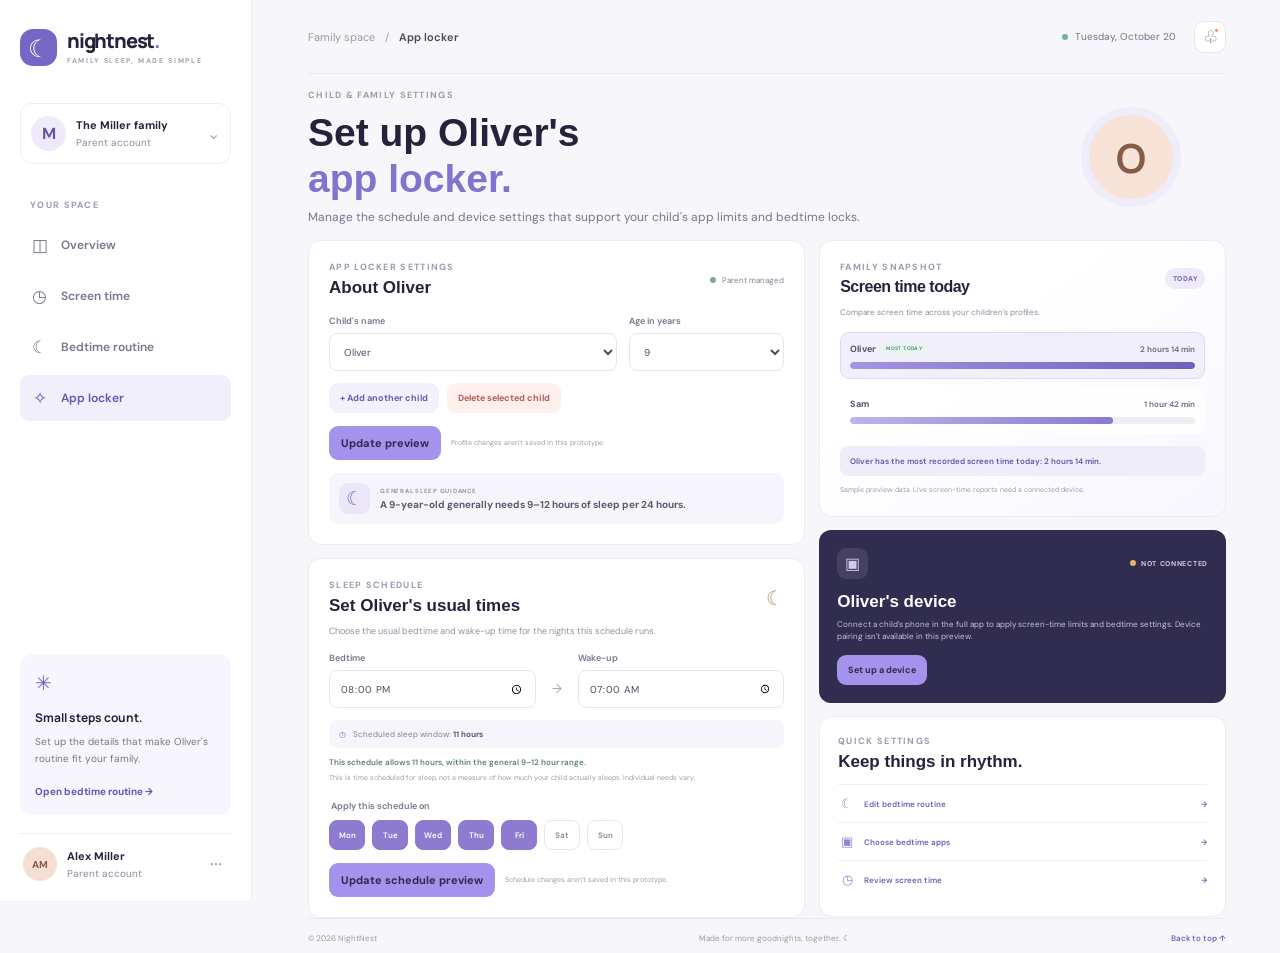
<file: NightNest/sleep-guide.html>
<!doctype html>
<html lang="en">
  <head>
    <meta charset="utf-8">
    <meta http-equiv="refresh" content="0; url=child-day.html">
    <meta name="viewport" content="width=device-width, initial-scale=1">
    <link rel="canonical" href="child-day.html">
    <title>App locker — NightNest</title>
  </head>
  <body>
    <p>This page has moved. <a href="child-day.html">Open App locker</a>.</p>
  </body>
</html>
</file>
<file: NightNest/styles.css>
:root {
  color-scheme: light;
  --ink: #24233b;
  --muted: #8a899e;
  --purple: #7866c9;
  --purple-dark: #6654b7;
  --lavender: #efedfb;
  --border: #eeedf3;
  --surface: #fff;
  --page: #f7f6fb;
  --green: #448e78;
  font-family: "DM Sans", sans-serif;
  font-synthesis: none;
  text-rendering: optimizeLegibility;
}

* { box-sizing: border-box; }
html { scroll-behavior: smooth; }
body { margin: 0; background: var(--page); color: var(--ink); }
button, a { font: inherit; }
button { cursor: pointer; }
a { color: inherit; text-decoration: none; }

.app-shell { min-height: 100vh; }
.sidebar {
  position: fixed; inset: 0 auto 0 0; z-index: 3; display: flex; flex-direction: column;
  width: 252px; padding: 29px 20px 19px; background: #fff; border-right: 1px solid var(--border);
}
.brand { display: flex; align-items: center; gap: 10px; width: fit-content; font: 800 20px/1 "Manrope", sans-serif; letter-spacing: -1.2px; }
.brand-icon { display: grid; width: 37px; height: 37px; place-items: center; border-radius: 13px; background: #7766c6; color: #fff; font-size: 24px; }
.brand-period { color: var(--purple); }
.brand small { display: block; margin-top: 6px; color: #a3a1b3; font: 700 7px/1 "DM Sans", sans-serif; letter-spacing: 1.65px; }
.family-switcher { display: flex; align-items: center; gap: 10px; margin: 37px 0 35px; padding: 12px 10px; border: 1px solid var(--border); border-radius: 12px; }
.family-avatar, .parent-avatar, .child-avatar { display: grid; flex: 0 0 auto; place-items: center; border-radius: 50%; font-weight: 700; }
.family-avatar { width: 35px; height: 35px; color: #6754a8; background: #eeeafb; }
.family-name, .account-row > span:nth-child(2) { min-width: 0; }
.family-name strong, .family-name small, .account-row strong, .account-row small { display: block; }
.family-name strong, .account-row strong { font-size: 11px; }
.family-name small, .account-row small { margin-top: 4px; color: var(--muted); font-size: 10px; }
.switcher-arrow { margin-left: auto; color: #aaa8bb; }
.nav-label, .eyebrow { color: #9c9aae; font-size: 9px; font-weight: 700; letter-spacing: 1.3px; }
.nav-label { margin: 0 10px 11px; }
.side-nav { display: grid; gap: 5px; }
.side-link { display: flex; align-items: center; gap: 13px; padding: 12px 11px; border-radius: 9px; color: #77768b; font-size: 12px; font-weight: 600; transition: background .2s, color .2s; }
.side-link > span { width: 17px; text-align: center; font-size: 17px; }
.side-link:hover, .side-link.active { color: var(--purple-dark); background: #f1effb; }
.sidebar-bottom { margin-top: auto; }
.help-card { padding: 16px 15px 15px; border-radius: 13px; background: #f7f5fe; }
.help-spark { display: block; margin-bottom: 10px; color: var(--purple); font-size: 20px; }
.help-card strong { font: 700 12px "Manrope", sans-serif; }
.help-card p { margin: 7px 0 12px; color: #77768c; font-size: 10px; line-height: 1.65; }
.help-card a { color: var(--purple-dark); font-size: 10px; font-weight: 700; }
.account-row { display: flex; align-items: center; gap: 10px; margin-top: 18px; padding: 13px 3px 0; border-top: 1px solid var(--border); }
.parent-avatar { width: 34px; height: 34px; background: #f5dfd4; color: #8e5747; font-size: 10px; }
.more-button { border: 0; background: transparent; color: #a6a4b4; font-size: 20px; }
.account-row .more-button { margin-left: auto; }

.main-content { max-width: 1530px; margin-left: 252px; padding: 0 54px 0 56px; }
.topbar { display: flex; height: 74px; align-items: center; justify-content: space-between; border-bottom: 1px solid #eae9f0; }
.breadcrumbs { display: flex; align-items: center; gap: 10px; color: #9a99aa; font-size: 11px; }
.breadcrumbs strong { color: #48475c; font-weight: 600; }
.topbar-actions { display: flex; align-items: center; gap: 18px; }
.today-label { display: flex; align-items: center; gap: 7px; color: #737287; font-size: 10px; }
.online-dot { width: 6px; height: 6px; border-radius: 50%; background: #77b495; }
.icon-button { position: relative; display: grid; width: 32px; height: 32px; place-items: center; border: 1px solid #e8e7ee; border-radius: 10px; background: #fff; color: #77768b; font-size: 17px; }
.notification-dot { position: absolute; top: 6px; right: 6px; width: 5px; height: 5px; border: 1px solid white; border-radius: 50%; background: #f08d78; }

.welcome-row { position: relative; display: flex; min-height: 181px; align-items: center; justify-content: space-between; overflow: hidden; }
.eyebrow { margin: 0 0 9px; }
h1, h2, h3, p { margin-top: 0; }
h1, h2, h3 { font-family: Impact, Haettenschweiler, "Arial Narrow Bold", sans-serif; }
h1 { margin-bottom: 9px; font-size: clamp(29px, 3.2vw, 39px); line-height: 1.16; letter-spacing: 0; }
h1 em { color: #8372ce; font-style: normal; }
.welcome-copy { margin-bottom: 0; color: #77768c; font-size: 12px; }
.moon-illustration { position: relative; width: 196px; height: 136px; margin-right: 47px; }
.moon-illustration::before { position: absolute; top: 12px; left: 21px; width: 116px; height: 116px; border-radius: 50%; background: #efedfb; content: ""; }
.moon { position: absolute; top: 18px; left: 42px; color: #8a79d2; font-size: 84px; line-height: 1; transform: rotate(-17deg); }
.star { position: absolute; color: #e6b96f; }
.star-one { top: 19px; right: 27px; font-size: 20px; }
.star-two { top: 75px; right: 1px; font-size: 23px; }
.star-three { top: 8px; right: 65px; font-size: 34px; }
.moon-caption { position: absolute; right: 4px; bottom: 3px; color: #9591b3; font-size: 7px; font-weight: 700; letter-spacing: 1px; line-height: 1.6; }

.child-bar { display: flex; align-items: center; min-height: 72px; margin: 0 0 19px; padding: 12px 16px; border: 1px solid #eeedf3; border-radius: 13px; background: #fff; }
.child-profile { display: flex; align-items: center; gap: 10px; min-width: 200px; }
.child-avatar { width: 40px; height: 40px; color: #875b44; background: #f7e3d7; font-size: 17px; }
.child-profile strong, .child-profile small, .child-day strong, .child-day small { display: block; }
.child-profile strong, .child-day strong { font-size: 11px; }
.child-profile small, .child-day small { margin-top: 4px; color: #8d8b9e; font-size: 10px; }
.profile-divider { margin: 0 3px; color: #c7c5d1; }
.profile-chevron { margin-left: 6px; color: #aaa8bb; }
.child-day { display: flex; align-items: center; gap: 9px; margin-left: auto; margin-right: 22px; }
.day-icon { display: grid; width: 34px; height: 34px; place-items: center; border-radius: 10px; background: #fff5e7; color: #dda75b; font-size: 20px; }
.button { display: inline-flex; align-items: center; justify-content: center; gap: 8px; border: 0; border-radius: 9px; font-size: 11px; font-weight: 700; transition: transform .18s, background .18s, box-shadow .18s; }
.button:hover:not(:disabled) { transform: translateY(-1px); }
.button-light { padding: 10px 13px; background: #f3f1fb; color: #6b5ab5; }
.button-light:hover { background: #e9e6f8; }

.dashboard-grid { display: grid; grid-template-columns: minmax(0, 1fr) minmax(280px, .82fr); gap: 17px; }
.panel { min-width: 0; padding: 20px; border: 1px solid #edecf2; border-radius: 13px; background: #fff; }
.panel-heading { display: flex; align-items: center; justify-content: space-between; }
.panel-heading .eyebrow { margin-bottom: 5px; }
.panel h2 { margin: 0; font-size: 16px; letter-spacing: -.5px; }
.panel-more { padding: 0 3px; }
.usage-summary { display: flex; align-items: flex-end; justify-content: space-between; margin: 20px 0 11px; }
.usage-number strong { display: block; font: 800 26px/1 "Manrope", sans-serif; letter-spacing: -1.3px; }
.usage-number span { display: block; margin-top: 6px; color: #9391a3; font-size: 9px; }
.usage-pill { margin-bottom: 1px; padding: 6px 9px; border-radius: 20px; background: #edf6f1; color: #488c70; font-size: 9px; font-weight: 700; }
.progress-track { height: 7px; overflow: hidden; border-radius: 6px; background: #f0eff5; }
.progress-track span { display: block; width: 89.3%; height: 100%; border-radius: inherit; background: linear-gradient(90deg, #8b79d4, #bba8e9); }
.progress-labels { display: flex; justify-content: space-between; margin-top: 7px; color: #a09eae; font-size: 8px; }
.usage-apps { display: grid; gap: 12px; margin: 17px 0 15px; }
.app-usage { display: grid; grid-template-columns: 31px minmax(0, 1fr) auto; align-items: center; column-gap: 9px; }
.app-icon { display: grid; grid-row: span 2; width: 29px; height: 29px; place-items: center; border-radius: 9px; font-size: 11px; }
.video-icon { color: #b65b7b; background: #fcebf0; }
.game-icon { color: #8166bd; background: #f0eafa; }
.learn-icon { color: #4a9b8b; background: #e9f5f1; }
.app-name strong, .app-name small { display: block; }
.app-name strong { font-size: 10px; }
.app-name small { margin-top: 3px; color: #a09eae; font-size: 8px; }
.app-time { color: #5e5c72; font-size: 9px; font-weight: 600; }
.app-meter { grid-column: 2 / 4; height: 3px; margin-top: 5px; border-radius: 3px; background: #f1f0f5; }
.app-meter i { display: block; height: 100%; border-radius: inherit; background: #c8bee9; }
.inline-link { color: #7765c1; font-size: 9px; font-weight: 700; }
.inline-link span { padding-left: 4px; }
.lock-panel { position: relative; overflow: hidden; padding: 20px 21px; background: #302d50; color: #fff; }
.lock-panel::after { position: absolute; right: -37px; bottom: -82px; width: 190px; height: 190px; border: 1px solid rgba(255,255,255,.1); border-radius: 50%; box-shadow: 0 0 0 23px rgba(255,255,255,.025), 0 0 0 48px rgba(255,255,255,.025); content: ""; }
.lock-topline { display: flex; align-items: center; justify-content: space-between; margin-bottom: 22px; }
.lock-icon { display: grid; width: 34px; height: 34px; place-items: center; border-radius: 10px; background: rgba(255,255,255,.1); color: #ded8ff; font-size: 21px; }
.status-tag { padding: 6px 8px; border: 1px solid rgba(255,255,255,.18); border-radius: 20px; color: #d3cee4; font-size: 7px; font-weight: 700; letter-spacing: .8px; }
.lock-panel .eyebrow { color: #b7afd9; }
.lock-panel h2 { margin: 0 0 8px; font-size: 21px; line-height: 1.3; letter-spacing: -.8px; }
.lock-copy { max-width: 260px; margin-bottom: 16px; color: #c2bfd2; font-size: 10px; line-height: 1.65; }
.lock-details { display: flex; flex-wrap: wrap; gap: 13px; margin-bottom: 16px; color: #d4d0e1; font-size: 9px; }
.lock-details span span { padding-right: 4px; color: #c8b9ff; }
.button-primary { background: #a492ed; color: #2e2a4c; }
.button-primary:hover { background: #b3a5f2; box-shadow: 0 5px 16px rgba(164,146,237,.18); }
.lock-button { position: relative; z-index: 1; width: 100%; padding: 12px; }
.lock-note { position: relative; z-index: 1; margin: 9px 0 0; color: #a9a5c1; text-align: center; font-size: 8px; }
.lock-apps-link { position: relative; z-index: 1; display: block; margin: -5px 0 12px; color: #d3caef; text-align: center; font-size: 8px; }
.lock-apps-link span { padding-left: 3px; }
.lock-panel.is-locked { background: #26443f; }
.lock-panel.is-locked .lock-icon { color: #b8ead3; }
.lock-panel.is-locked .status-tag { color: #b8ead3; border-color: rgba(184,234,211,.35); }
.lock-panel.is-locked .button-primary { background: #b7e5d0; color: #24463f; }
.routine-panel { grid-column: 1; }
.routine-time { padding: 7px 9px; border-radius: 7px; background: #f3f1fb; color: #7665bb; font-size: 8px; font-weight: 700; }
.routine-intro { margin: 8px 0 12px; color: #9290a2; font-size: 9px; }
.routine-intro strong { color: #5b596e; }
.routine-list { display: grid; gap: 3px; }
.routine-item { position: relative; display: flex; align-items: center; gap: 9px; min-height: 45px; cursor: pointer; }
.routine-item input { position: absolute; width: 1px; height: 1px; opacity: 0; }
.custom-check { display: grid; flex: 0 0 auto; width: 16px; height: 16px; place-items: center; border: 1px solid #dcdbe5; border-radius: 5px; color: transparent; font-size: 10px; }
.routine-item input:checked + .custom-check { border-color: #8c7bd1; background: #8c7bd1; color: #fff; }
.routine-item input:focus-visible + .custom-check { outline: 2px solid #6654b7; outline-offset: 2px; }
.routine-emoji { font-size: 15px; }
.routine-text { min-width: 0; }
.routine-text strong, .routine-text small { display: block; }
.routine-text strong { font-size: 9px; font-weight: 600; }
.routine-text small { margin-top: 3px; color: #a09eae; font-size: 8px; }
.routine-complete { margin-left: auto; color: #62a48b; font-size: 7px; font-weight: 700; letter-spacing: .7px; }
.routine-footer { display: flex; align-items: center; gap: 8px; margin-top: 11px; padding-top: 12px; border-top: 1px solid #f0eff4; color: #9a98a9; font-size: 8px; }
.routine-progress { width: 54px; height: 4px; overflow: hidden; border-radius: 5px; background: #f0eff4; }
.routine-progress i { display: block; width: 25%; height: 100%; border-radius: inherit; background: #8c7bd1; transition: width .2s; }
.text-button { margin-left: auto; border: 0; background: transparent; color: #7665bb; font-size: 8px; font-weight: 700; }
.week-panel { grid-column: 2; }
.period-button { padding: 7px 9px; border: 1px solid #ecebf2; border-radius: 7px; background: white; color: #77758a; font-size: 8px; }
.period-button span { padding-left: 5px; }
.week-chart { position: relative; display: flex; height: 137px; align-items: flex-end; justify-content: space-around; margin-top: 20px; padding: 0 0 19px; border-bottom: 1px solid #eeedf3; background: repeating-linear-gradient(to bottom, transparent 0, transparent 39px, #f3f2f6 40px); }
.chart-goal { position: absolute; top: 48px; right: 0; left: 0; border-top: 1px dashed #d2c8ee; }
.chart-goal span { position: absolute; top: -13px; right: 0; padding: 2px 4px; background: white; color: #a29bbd; font-size: 7px; }
.chart-column { position: relative; z-index: 1; display: flex; width: 9%; height: 100%; flex-direction: column; align-items: center; justify-content: flex-end; gap: 7px; }
.bar { display: block; width: 15px; min-height: 2px; border-radius: 5px 5px 2px 2px; background: #c9c0e8; }
.today-bar { background: #8672cc; }
.future-bar { background: #eeedf3; }
.chart-column small { color: #a09eae; font-size: 7px; }
.chart-column .today-day { color: #7665bb; font-weight: 700; }
.week-summary { display: flex; align-items: center; gap: 7px; margin-top: 13px; color: #858396; font-size: 8px; }
.week-summary strong { color: #4c806d; }
.summary-dot { width: 7px; height: 7px; border-radius: 50%; background: #73b492; }

.footer { display: flex; justify-content: space-between; padding: 14px 0 21px; border-top: 1px solid #eae9f0; color: #9b99a9; font-size: 8px; }
.footer a { color: #7765bd; font-weight: 600; }
.footer > span:nth-child(2) span { color: #8171cb; }
.toast { position: fixed; right: 25px; bottom: 23px; z-index: 8; max-width: min(390px, calc(100vw - 32px)); padding: 12px 16px; border: 1px solid rgba(255,255,255,.15); border-radius: 10px; background: #302d50; box-shadow: 0 10px 30px rgba(33,30,61,.2); color: white; font-size: 11px; line-height: 1.5; opacity: 0; pointer-events: none; transform: translateY(8px); transition: opacity .2s, transform .2s; }
.toast.show { opacity: 1; transform: translateY(0); }

.screen-time-heading { display: flex; min-height: 182px; align-items: center; justify-content: space-between; gap: 20px; }
.screen-time-heading h1 { margin-bottom: 8px; }
.screen-time-heading .welcome-copy { max-width: 470px; line-height: 1.6; }
.report-period { display: flex; align-items: center; gap: 10px; padding: 11px 13px; border: 1px solid #eae9f0; border-radius: 10px; background: #fff; color: #77758a; font-size: 13px; }
.report-period > span:nth-child(2) { display: grid; gap: 4px; }
.report-period small { color: #a09eae; font-size: 7px; font-weight: 700; letter-spacing: .8px; }
.report-period strong { color: #555368; font-size: 10px; }
.period-calendar { color: #7d6bc8; }
.screen-metrics { display: grid; grid-template-columns: repeat(4, minmax(0, 1fr)); gap: 12px; margin-bottom: 14px; }
.metric-card { min-width: 0; padding: 14px; border: 1px solid #edecf2; border-radius: 12px; background: #fff; }
.metric-icon { display: grid; width: 30px; height: 30px; place-items: center; float: right; border-radius: 9px; font-size: 15px; }
.purple-metric { color: #7c6ac5; background: #f0edfb; }
.green-metric { color: #4a967c; background: #eaf5f0; }
.peach-metric { color: #b66e5e; background: #fff0eb; }
.gold-metric { color: #b28a47; background: #fff5e3; }
.metric-card p { margin: 3px 0 11px; color: #9c9aae; font-size: 8px; font-weight: 700; letter-spacing: .8px; }
.metric-card > strong { display: block; font: 800 21px/1.1 "Manrope", sans-serif; letter-spacing: -.8px; }
.metric-card .metric-positive { color: #4c987d; }
.metric-caption { display: block; margin-top: 6px; color: #9a98a9; font-size: 8px; }
.report-grid { display: grid; grid-template-columns: minmax(0, 1.2fr) minmax(275px, .8fr); gap: 13px; }
.detail-usage-panel, .daily-pattern-panel { padding: 18px; }
.detail-usage-panel .panel-heading .eyebrow, .daily-pattern-panel .panel-heading .eyebrow { margin-bottom: 5px; }
.detail-usage-panel .usage-pill { margin-bottom: 0; }
.detail-progress { margin: 19px 0 18px; }
.detail-progress-track { height: 7px; overflow: hidden; border-radius: 8px; background: #f0eff5; }
.detail-progress-track span { display: block; width: 89.3%; height: 100%; border-radius: inherit; background: linear-gradient(90deg, #8b79d4, #bba8e9); }
.most-used-heading { display: flex; align-items: center; justify-content: space-between; margin-bottom: 5px; padding-bottom: 8px; border-bottom: 1px solid #f0eff4; }
.most-used-heading h3 { margin: 0; font-size: 10px; }
.most-used-heading > span { color: #aaa8b6; font-size: 7px; font-weight: 700; letter-spacing: .6px; }
.most-used-list { display: grid; }
.most-used-app { display: grid; grid-template-columns: 31px minmax(0, 1fr) 78px; align-items: center; gap: 9px; min-height: 48px; border-bottom: 1px solid #f5f4f7; }
.most-used-app:last-child { border-bottom: 0; }
.most-used-app .app-icon { grid-row: auto; }
.most-used-name strong, .most-used-name small { display: block; }
.most-used-name strong { font-size: 9px; }
.most-used-name small { margin-top: 3px; color: #a09eae; font-size: 7px; }
.most-used-time { display: grid; gap: 6px; justify-items: end; }
.most-used-time strong { color: #5e5c72; font-size: 8px; }
.most-used-time i { width: 78px; height: 3px; overflow: hidden; border-radius: 5px; background: #f1f0f5; }
.most-used-time b { display: block; height: 100%; border-radius: inherit; background: #b7a9df; }
.chat-icon { color: #507fb2; background: #edf4fb; }
.music-icon { color: #4c9a88; background: #eaf5f1; }
.social-icon { color: #ba6590; background: #faedf4; }
.browser-icon { color: #687999; background: #eef1f7; }
.pattern-icon { color: #b7985e; font-size: 19px; }
.pattern-summary { margin: 14px 0 8px; color: #8c8a9c; font-size: 9px; line-height: 1.6; }
.pattern-summary strong { color: #5c5970; }
.day-chart { position: relative; height: 128px; margin: 13px 0 12px 25px; border-bottom: 1px solid #eeedf3; background: repeating-linear-gradient(to bottom, transparent 0, transparent 39px, #f3f2f6 40px); }
.day-chart-guides { position: absolute; inset: 0 auto 15px -25px; display: flex; flex-direction: column; justify-content: space-between; color: #aaa8b6; font-size: 7px; }
.day-chart-bars { position: absolute; inset: 0 0 -1px; display: flex; align-items: flex-end; justify-content: space-around; }
.day-chart-bars > div { display: flex; width: 10%; height: 100%; flex-direction: column; align-items: center; justify-content: flex-end; gap: 6px; }
.day-chart-bars i { width: 13px; min-height: 4px; border-radius: 4px 4px 1px 1px; background: #c9c0e8; }
.day-chart-bars i.peak-bar { background: #8672cc; }
.day-chart-bars small { color: #a09eae; font-size: 6px; white-space: nowrap; }
.pattern-note { display: flex; align-items: center; gap: 10px; padding: 10px; border-radius: 9px; background: #fbf7ef; color: #9f8b65; font-size: 8px; line-height: 1.5; }
.pattern-note > span:first-child { font-size: 17px; }
.pattern-note strong { color: #72654d; }
.app-limits-panel { margin-top: 14px; padding: 20px; }
.app-limits-header { display: flex; align-items: center; justify-content: space-between; gap: 15px; }
.app-limits-header .eyebrow { margin-bottom: 5px; }
.app-limits-header h2 { margin: 0; font-size: 17px; letter-spacing: -.5px; }
.app-limits-header p:last-child { margin: 6px 0 0; color: #8d8b9e; font-size: 9px; }
.app-limit-counter { display: flex; align-items: baseline; gap: 4px; padding: 8px 11px; border-radius: 9px; background: #f2effb; color: #7664bf; white-space: nowrap; }
.app-limit-counter > strong { font: 800 17px "Manrope", sans-serif; }
.app-limit-counter > span { color: #8882a7; font-size: 8px; }
.free-limit-note { margin: 15px 0 12px; padding: 10px 12px; border-radius: 8px; background: #f8f6fd; color: #77738c; font-size: 8px; }
.free-limit-note > span { margin-right: 5px; color: #8c79cf; }
.free-limit-note a { margin-left: 5px; color: #6d5bbc; font-weight: 700; }
.select-apps-list { display: grid; grid-template-columns: repeat(3, minmax(0, 1fr)); gap: 7px; }
.select-app-row { position: relative; display: flex; min-width: 0; align-items: center; gap: 8px; padding: 9px; border: 1px solid #eeedf3; border-radius: 9px; cursor: pointer; transition: background .15s, border-color .15s; }
.select-app-row:hover { border-color: #c9c0e8; background: #fbfaff; }
.select-app-row input { position: absolute; width: 1px; height: 1px; opacity: 0; }
.select-app-row input:focus-visible + .app-icon { outline: 2px solid #6654b7; outline-offset: 2px; }
.select-app-row > span:nth-of-type(2) { min-width: 0; }
.select-app-row > span:nth-of-type(2) strong, .select-app-row > span:nth-of-type(2) small { display: block; overflow: hidden; text-overflow: ellipsis; white-space: nowrap; }
.select-app-row > span:nth-of-type(2) strong { font-size: 8px; }
.select-app-row > span:nth-of-type(2) small { margin-top: 3px; color: #a09eae; font-size: 7px; }
.select-app-row .app-icon { flex: 0 0 auto; grid-row: auto; width: 26px; height: 26px; font-size: 10px; }
.app-select-check { display: grid; flex: 0 0 auto; width: 15px; height: 15px; place-items: center; margin-left: auto; border: 1px solid #dedde7; border-radius: 5px; color: transparent; font-size: 9px; }
.select-app-row input:checked ~ .app-select-check { border-color: #8472cb; background: #8472cb; color: white; }
.select-app-row:has(input:checked) { border-color: #d7d0ef; background: #fbfaff; }
.select-app-row.at-cap { opacity: .48; }
.select-app-row input:disabled { cursor: not-allowed; }
.app-limits-footer { display: flex; align-items: center; justify-content: space-between; gap: 12px; margin-top: 14px; padding-top: 13px; border-top: 1px solid #f0eff4; }
.app-limits-footer > span { color: #9694a5; font-size: 8px; line-height: 1.5; }
.app-limits-footer .button { padding: 10px 13px; white-space: nowrap; }
.routine-preview { display: flex; align-items: center; gap: 10px; min-height: 62px; margin-top: 12px; padding: 10px; border-radius: 9px; background: #f9f8fc; }
.preview-emoji { display: grid; width: 31px; height: 31px; flex: 0 0 auto; place-items: center; border-radius: 9px; background: #f2effb; font-size: 16px; }
.routine-preview > span:nth-child(2) { min-width: 0; }
.routine-preview strong, .routine-preview small { display: block; }
.routine-preview strong { font-size: 9px; }
.routine-preview small { margin-top: 4px; overflow: hidden; color: #9997a8; font-size: 7px; text-overflow: ellipsis; white-space: nowrap; }
.routine-preview .text-button { flex: 0 0 auto; }
.overview-upgrade { display: flex; align-items: center; gap: 15px; margin: 26px 0 20px; padding: 17px 19px; border: 1px solid #ebe8f6; border-radius: 12px; background: linear-gradient(110deg, #f3f0fb, #fbf9ff); }
.upgrade-spark { display: grid; width: 37px; height: 37px; flex: 0 0 auto; place-items: center; border-radius: 12px; background: #e8e2f8; color: #7663bd; font-size: 21px; }
.overview-upgrade .eyebrow { margin-bottom: 5px; }
.overview-upgrade h2 { margin: 0 0 4px; font: 700 14px Impact, Haettenschweiler, "Arial Narrow Bold", sans-serif; letter-spacing: -.3px; }
.overview-upgrade p:last-child { margin: 0; color: #898799; font-size: 9px; }
.overview-upgrade .button { flex: 0 0 auto; margin-left: auto; }
.bedtime-heading { position: relative; min-height: 174px; }
.bedtime-start-card { display: flex; align-items: center; gap: 13px; padding: 14px; border: 1px solid #eae8f3; border-radius: 12px; background: #fff; }
.bedtime-start-moon { display: grid; width: 43px; height: 43px; place-items: center; border-radius: 13px; background: #f1eefb; color: #8270ca; font-size: 29px; }
.bedtime-start-card > span:last-child { display: grid; gap: 4px; }
.bedtime-start-card small { color: #9c9aae; font-size: 7px; font-weight: 700; letter-spacing: .8px; }
.bedtime-start-card strong { color: #514f65; font-size: 11px; }
.bedtime-page-grid { display: grid; grid-template-columns: minmax(0, 1.2fr) minmax(275px, .8fr); align-items: start; gap: 14px; }
.bedtime-checklist-panel { padding: 23px; }
.bedtime-checklist-panel .panel-heading h2 { font-size: 20px; letter-spacing: 0; }
.bedtime-checklist-panel .routine-time { font-size: 9px; }
.bedtime-checklist-panel .routine-intro { margin: 10px 0 15px; font-size: 10px; }
.bedtime-routine-list { margin-top: 15px; }
.bedtime-routine-list .routine-item { min-height: 64px; gap: 12px; }
.bedtime-routine-list .custom-check { width: 19px; height: 19px; font-size: 12px; }
.bedtime-routine-list .routine-emoji { font-size: 18px; }
.bedtime-routine-list .routine-text strong { font-size: 12px; }
.bedtime-routine-list .routine-text small { margin-top: 4px; font-size: 9px; }
.bedtime-progress-footer { margin-top: 17px; font-size: 9px; }
.bedtime-checklist-actions { display: flex; align-items: center; gap: 10px; margin-top: 15px; }
.bedtime-checklist-actions .button { padding: 10px 14px; }
.bedtime-checklist-actions > span { color: #a09eae; font-size: 8px; }
.bedtime-side-stack { display: grid; gap: 13px; }
.schedule-panel { padding: 18px; }
.schedule-spark { color: #b7985e; font-size: 20px; }
.schedule-time-row { display: flex; align-items: center; gap: 9px; margin: 17px 0; padding: 12px 10px; border-radius: 9px; background: #f8f6fc; }
.schedule-clock { display: grid; width: 30px; height: 30px; flex: 0 0 auto; place-items: center; border-radius: 9px; background: #ede9f9; color: #8270ca; font-size: 19px; }
.schedule-time-row > span:nth-child(2), .schedule-time-row > span:last-child { display: grid; gap: 4px; }
.schedule-time-row small { color: #9d9aab; font-size: 6px; font-weight: 700; letter-spacing: .6px; }
.schedule-time-row strong { color: #5b596e; font: 700 11px "Manrope", sans-serif; }
.schedule-arrow { color: #aca8bd; font-size: 13px; }
.schedule-days-label { margin: 0 0 9px; color: #9c9aae; font-size: 7px; font-weight: 700; letter-spacing: .8px; }
.weekday-list { display: flex; gap: 7px; }
.weekday { display: grid; width: 25px; height: 25px; place-items: center; border: 1px solid #eeedf3; border-radius: 50%; color: #a09eae; font-size: 8px; }
.weekday.active { border-color: #8e7bd1; background: #8e7bd1; color: white; }
.schedule-note { margin: 10px 0 0; color: #9795a6; font-size: 8px; }
.bedtime-lock-panel { min-height: 0; }
.bedtime-lock-panel .lock-topline { margin-bottom: 16px; }
.bedtime-lock-panel h2 { font-size: 18px; }
.bedtime-app-link { position: relative; z-index: 1; display: block; margin: 0 0 13px; color: #ded8f5; font-size: 8px; font-weight: 600; }
.bedtime-app-link span { padding-left: 4px; }
.child-profile-heading { position: relative; display: flex; min-height: 166px; align-items: center; justify-content: space-between; }
.child-profile-heading > div { max-width: 580px; }
.child-profile-heading h1 { margin-bottom: 8px; }
.profile-hero-avatar { display: grid; width: 100px; height: 100px; flex: 0 0 auto; place-items: center; margin-right: 45px; border: 8px solid #f0edfb; border-radius: 50%; background: #f7e3d7; color: #875b44; font: 700 40px "Manrope", sans-serif; }
.profile-settings-grid { display: grid; grid-template-columns: minmax(0, 1.1fr) minmax(265px, .9fr); align-items: start; gap: 14px; }
.profile-settings-main, .profile-settings-side { display: grid; gap: 13px; }
.profile-details-panel, .profile-schedule-panel { padding: 20px; }
.profile-details-panel .panel-heading h2, .profile-schedule-panel .panel-heading h2, .profile-shortcuts h2 { font-size: 17px; letter-spacing: 0; }
.profile-status { display: flex; align-items: center; gap: 6px; color: #858396; font-size: 8px; }
.profile-status i { width: 6px; height: 6px; border-radius: 50%; background: #7bad91; }
.profile-form-fields { display: grid; grid-template-columns: minmax(0, 1.3fr) minmax(90px, .7fr); gap: 12px; margin-top: 17px; }
.profile-settings-grid .field label { display: block; margin-bottom: 6px; color: #77758a; font-size: 9px; font-weight: 600; }
.profile-settings-grid .field input, .profile-settings-grid .field select { width: 100%; min-height: 38px; padding: 8px 10px; border: 1px solid #e7e5ed; border-radius: 8px; background: #fff; color: #4f4d63; font: inherit; font-size: 10px; }
.profile-settings-grid .field input:focus, .profile-settings-grid .field select:focus { border-color: #8e7bd1; outline: 2px solid rgba(142,123,209,.17); }
.profile-child-actions { display: flex; flex-wrap: wrap; gap: 8px; margin-top: 12px; }
.profile-child-actions .button, .add-child-actions .button { padding: 9px 11px; font-size: 9px; }
.button-danger { background: #fff0ee; color: #b65d58; }
.button:disabled { cursor: not-allowed; opacity: .55; transform: none; }
.add-child-panel { margin-top: 10px; padding: 12px; border: 1px solid #edecf2; border-radius: 9px; background: #fbfaff; }
.add-child-panel > p { margin: 0 0 10px; color: #858396; font-size: 8px; line-height: 1.5; }
.add-child-panel .profile-form-fields { margin-top: 0; }
.add-child-actions { display: flex; flex-wrap: wrap; gap: 8px; margin-top: 12px; }
.age-sleep-guidance { display: flex; align-items: center; gap: 10px; margin-top: 13px; padding: 10px; border-radius: 9px; background: #f7f5fc; }
.guidance-moon { display: grid; width: 31px; height: 31px; flex: 0 0 auto; place-items: center; border-radius: 9px; background: #ebe7f8; color: #806dc6; font-size: 19px; }
.age-sleep-guidance > span:last-child { display: grid; gap: 3px; }
.age-sleep-guidance small { color: #9692aa; font-size: 6px; font-weight: 700; letter-spacing: .75px; }
.age-sleep-guidance strong { color: #5b5870; font-size: 10px; }
.profile-save-row { display: flex; align-items: center; gap: 10px; margin-top: 13px; }
.profile-save-row .button { padding: 10px 12px; }
.profile-save-row > span { color: #9c9aae; font-size: 7px; line-height: 1.5; }
.family-usage-panel { overflow: hidden; background: linear-gradient(145deg, #fff 35%, #f8f6ff); }
.family-usage-period { padding: 6px 8px; border-radius: 20px; background: #eeeafb; color: #7665bb; font-size: 7px; font-weight: 700; letter-spacing: .5px; }
.family-usage-intro { margin: 10px 0 0; color: #8c899e; font-size: 8px; line-height: 1.5; }
.family-usage-list { display: grid; gap: 9px; margin-top: 14px; }
.family-usage-entry { padding: 9px; border: 1px solid transparent; border-radius: 9px; background: rgba(255,255,255,.82); }
.family-usage-entry.is-selected { border-color: #dfdaf4; background: #f2effc; }
.family-usage-label { display: flex; align-items: center; gap: 5px; }
.family-usage-label > strong { color: #56536a; font-size: 9px; }
.family-usage-label > small { padding: 3px 5px; border-radius: 10px; background: #eaf5f0; color: #4a8d73; font-size: 5px; font-weight: 700; letter-spacing: .4px; }
.family-usage-detail { margin-left: auto; color: #77748b; font-size: 8px; font-weight: 700; white-space: nowrap; }
.family-usage-track { height: 7px; margin-top: 7px; overflow: hidden; border-radius: 10px; background: #eeedf3; }
.family-usage-bar { display: block; height: 100%; min-width: 0; border-radius: inherit; background: linear-gradient(90deg, #c0b4eb, #8c79d0); transition: width .25s ease; }
.family-usage-entry.is-leader .family-usage-bar { background: linear-gradient(90deg, #a594e5, #725ebd); }
.family-usage-winner { margin: 12px 0 0; padding: 9px 10px; border-radius: 8px; background: #f0edfb; color: #64559f; font-size: 8px; font-weight: 600; line-height: 1.5; }
.family-usage-note { margin: 9px 0 0; color: #9c9aae; font-size: 7px; line-height: 1.5; }
.profile-schedule-panel .routine-intro { margin: 8px 0 14px; font-size: 9px; line-height: 1.6; }
.schedule-time-fields { display: grid; grid-template-columns: minmax(0, 1fr) 24px minmax(0, 1fr); align-items: end; gap: 9px; }
.schedule-time-fields .schedule-arrow { align-self: center; margin-top: 17px; text-align: center; }
.sleep-window-note { margin-top: 12px; padding: 9px 10px; border-radius: 8px; background: #f7f5fc; color: #817d97; font-size: 8px; }
.sleep-window-note > span { margin-right: 5px; color: #806dc6; }
.sleep-window-note strong { color: #5b5870; }
.sleep-window-assessment { margin: 8px 0 0; color: #5b806e; font-size: 8px; font-weight: 600; line-height: 1.5; }
.sleep-window-assessment[data-status="short"] { color: #b36f4a; }
.sleep-window-assessment[data-status="long"] { color: #7665bb; }
.sleep-window-assessment[data-status="incomplete"] { color: #858396; }
.sleep-window-disclaimer { margin: 5px 0 0; color: #9c9aae; font-size: 7px; line-height: 1.5; }
.profile-days { display: flex; flex-wrap: wrap; gap: 7px; margin: 16px 0 0; padding: 0; border: 0; }
.profile-days legend { width: 100%; margin-bottom: 8px; color: #77758a; font-size: 9px; font-weight: 600; }
.profile-days label { position: relative; cursor: pointer; }
.profile-days input { position: absolute; width: 1px; height: 1px; opacity: 0; }
.profile-days label span { display: grid; min-width: 36px; height: 30px; place-items: center; border: 1px solid #e7e5ed; border-radius: 8px; color: #88869a; font-size: 8px; font-weight: 600; }
.profile-days input:checked + span { border-color: #8e7bd1; background: #8e7bd1; color: #fff; }
.profile-days input:focus-visible + span { outline: 2px solid #6654b7; outline-offset: 2px; }
.device-setup-panel { padding: 18px; border-radius: 12px; background: #302d50; color: #fff; }
.device-card-top { display: flex; align-items: center; justify-content: space-between; }
.device-card-icon { display: grid; width: 31px; height: 31px; place-items: center; border-radius: 9px; background: rgba(255,255,255,.1); color: #d3c9f5; }
.device-status { display: flex; align-items: center; gap: 5px; color: #d2cde4; font-size: 7px; font-weight: 700; letter-spacing: .7px; }
.device-status i { width: 6px; height: 6px; border-radius: 50%; background: #e4b46c; }
.device-setup-panel h2 { margin: 13px 0 6px; font-size: 17px; }
.device-setup-panel p { margin: 0 0 12px; color: #c9c5d8; font-size: 8px; line-height: 1.6; }
.device-setup-button { padding: 9px 11px; background: #a492ed; color: #2e2a4c; font-size: 9px; }
.profile-shortcuts { padding: 18px; }
.profile-shortcuts .eyebrow { margin-bottom: 5px; }
.profile-shortcuts h2 { margin: 0 0 12px; }
.profile-shortcuts a { display: flex; align-items: center; gap: 8px; min-height: 38px; border-top: 1px solid #f0eff4; color: #7160b6; font-size: 8px; font-weight: 600; }
.profile-shortcuts a > span:first-child { width: 18px; color: #9486ce; font-size: 13px; text-align: center; }
.profile-shortcuts a > span:last-child { margin-left: auto; }
@media (min-width: 1500px) {
  .main-content { padding-right: 75px; padding-left: 75px; }
}
@media (max-width: 1060px) {
  .sidebar { width: 220px; padding-right: 15px; padding-left: 15px; }
  .main-content { margin-left: 220px; padding-right: 30px; padding-left: 30px; }
  .dashboard-grid { grid-template-columns: minmax(0, 1fr) minmax(250px, .85fr); gap: 12px; }
  .report-grid { grid-template-columns: minmax(0, 1.1fr) minmax(250px, .9fr); }
  .screen-metrics { gap: 8px; }
  .panel { padding: 16px; }
  .moon-illustration { margin-right: 10px; }
}
@media (max-width: 780px) {
  .sidebar { position: static; width: auto; height: auto; padding: 14px 20px; border-right: 0; border-bottom: 1px solid var(--border); }
  .brand { font-size: 18px; }
  .family-switcher, .nav-label, .sidebar-bottom { display: none; }
  .side-nav { display: flex; gap: 4px; margin-top: 13px; overflow-x: auto; }
  .side-link { flex: 0 0 auto; gap: 7px; padding: 8px 10px; font-size: 10px; }
  .side-link > span { width: auto; font-size: 14px; }
  .main-content { margin-left: 0; padding: 0 20px; }
  .topbar { height: 54px; }
  .welcome-row { min-height: 163px; }
  .moon-illustration { margin-right: 0; transform: scale(.8); transform-origin: right center; }
  .dashboard-grid { grid-template-columns: minmax(0, 1fr) minmax(0, 1fr); }
  .screen-metrics { grid-template-columns: repeat(2, minmax(0, 1fr)); }
  .profile-settings-grid { grid-template-columns: repeat(2, minmax(0, 1fr)); }
  .report-grid { grid-template-columns: minmax(0, 1fr) minmax(0, 1fr); }
  .select-apps-list { grid-template-columns: repeat(2, minmax(0, 1fr)); }
  .bedtime-page-grid { grid-template-columns: minmax(0, 1fr) minmax(0, 1fr); }
  .routine-panel, .week-panel { grid-column: auto; }
}
@media (max-width: 560px) {
  .main-content { padding: 0 14px; }
  .topbar-actions { gap: 9px; }
  .today-label { font-size: 9px; }
  .breadcrumbs { gap: 6px; font-size: 9px; }
  .welcome-row { min-height: 148px; }
  h1 { font-size: 29px; }
  .welcome-copy { max-width: 270px; font-size: 10px; line-height: 1.55; }
  .moon-illustration { position: absolute; right: -29px; opacity: .46; transform: scale(.68); }
  .welcome-row > div:first-child { position: relative; z-index: 1; }
  .child-bar { flex-wrap: wrap; gap: 10px; padding: 11px; }
  .child-profile { min-width: 0; }
  .child-day { order: 3; width: 100%; margin: 1px 0 0; padding-top: 9px; border-top: 1px solid #f0eff4; }
  .child-bar .button { margin-left: auto; padding: 9px; font-size: 9px; }
  .dashboard-grid { grid-template-columns: 1fr; gap: 11px; }
  .report-grid { grid-template-columns: 1fr; gap: 11px; }
  .profile-settings-grid { grid-template-columns: 1fr; }
  .child-profile-heading { position: relative; min-height: 160px; }
  .bedtime-page-grid { grid-template-columns: 1fr; }
  .bedtime-heading { min-height: 155px; }
  .screen-time-heading { min-height: 167px; }
  .screen-time-heading .welcome-copy { max-width: 320px; font-size: 10px; }
  .report-period { padding: 9px; }
  .report-period > span:last-child { display: none; }
  .panel { padding: 17px; }
  .routine-panel, .week-panel { grid-column: 1; }
  .lock-panel { min-height: 260px; }
  .week-chart { height: 130px; }
  .screen-metrics { gap: 8px; margin-bottom: 10px; }
  .metric-card { padding: 12px; }
  .metric-card > strong { font-size: 17px; }
  .metric-icon { width: 25px; height: 25px; font-size: 12px; }
  .select-apps-list { grid-template-columns: 1fr; }
  .overview-upgrade { align-items: flex-start; flex-wrap: wrap; padding: 14px; }
  .overview-upgrade > div:nth-child(2) { flex: 1 1 calc(100% - 55px); }
  .overview-upgrade .button { margin-left: 52px; }
  .profile-hero-avatar { position: absolute; right: -18px; width: 76px; height: 76px; margin: 0; opacity: .38; font-size: 30px; }
  .child-profile-heading > div { position: relative; z-index: 1; }
  .profile-form-fields { grid-template-columns: 1fr; }
  .profile-save-row { align-items: flex-start; flex-direction: column; }
  .bedtime-heading .bedtime-start-card { display: none; }
  .bedtime-heading > div:first-child { align-self: flex-start; margin-top: 17px; }
  .bedtime-checklist-actions { align-items: flex-start; flex-direction: column; }
  .app-limits-panel { padding: 15px; }
  .app-limits-footer { align-items: flex-start; flex-direction: column; }
  .app-limits-footer .button { width: 100%; }
  .app-limit-counter { align-self: flex-start; }
  .app-limits-header { align-items: flex-start; flex-direction: column; }
  .footer { flex-wrap: wrap; gap: 9px; }
  .footer > span:nth-child(2) { order: 3; width: 100%; }
}
@media (prefers-reduced-motion: reduce) {
  *, *::before, *::after { scroll-behavior: auto !important; transition-duration: .01ms !important; }
}
</file>
